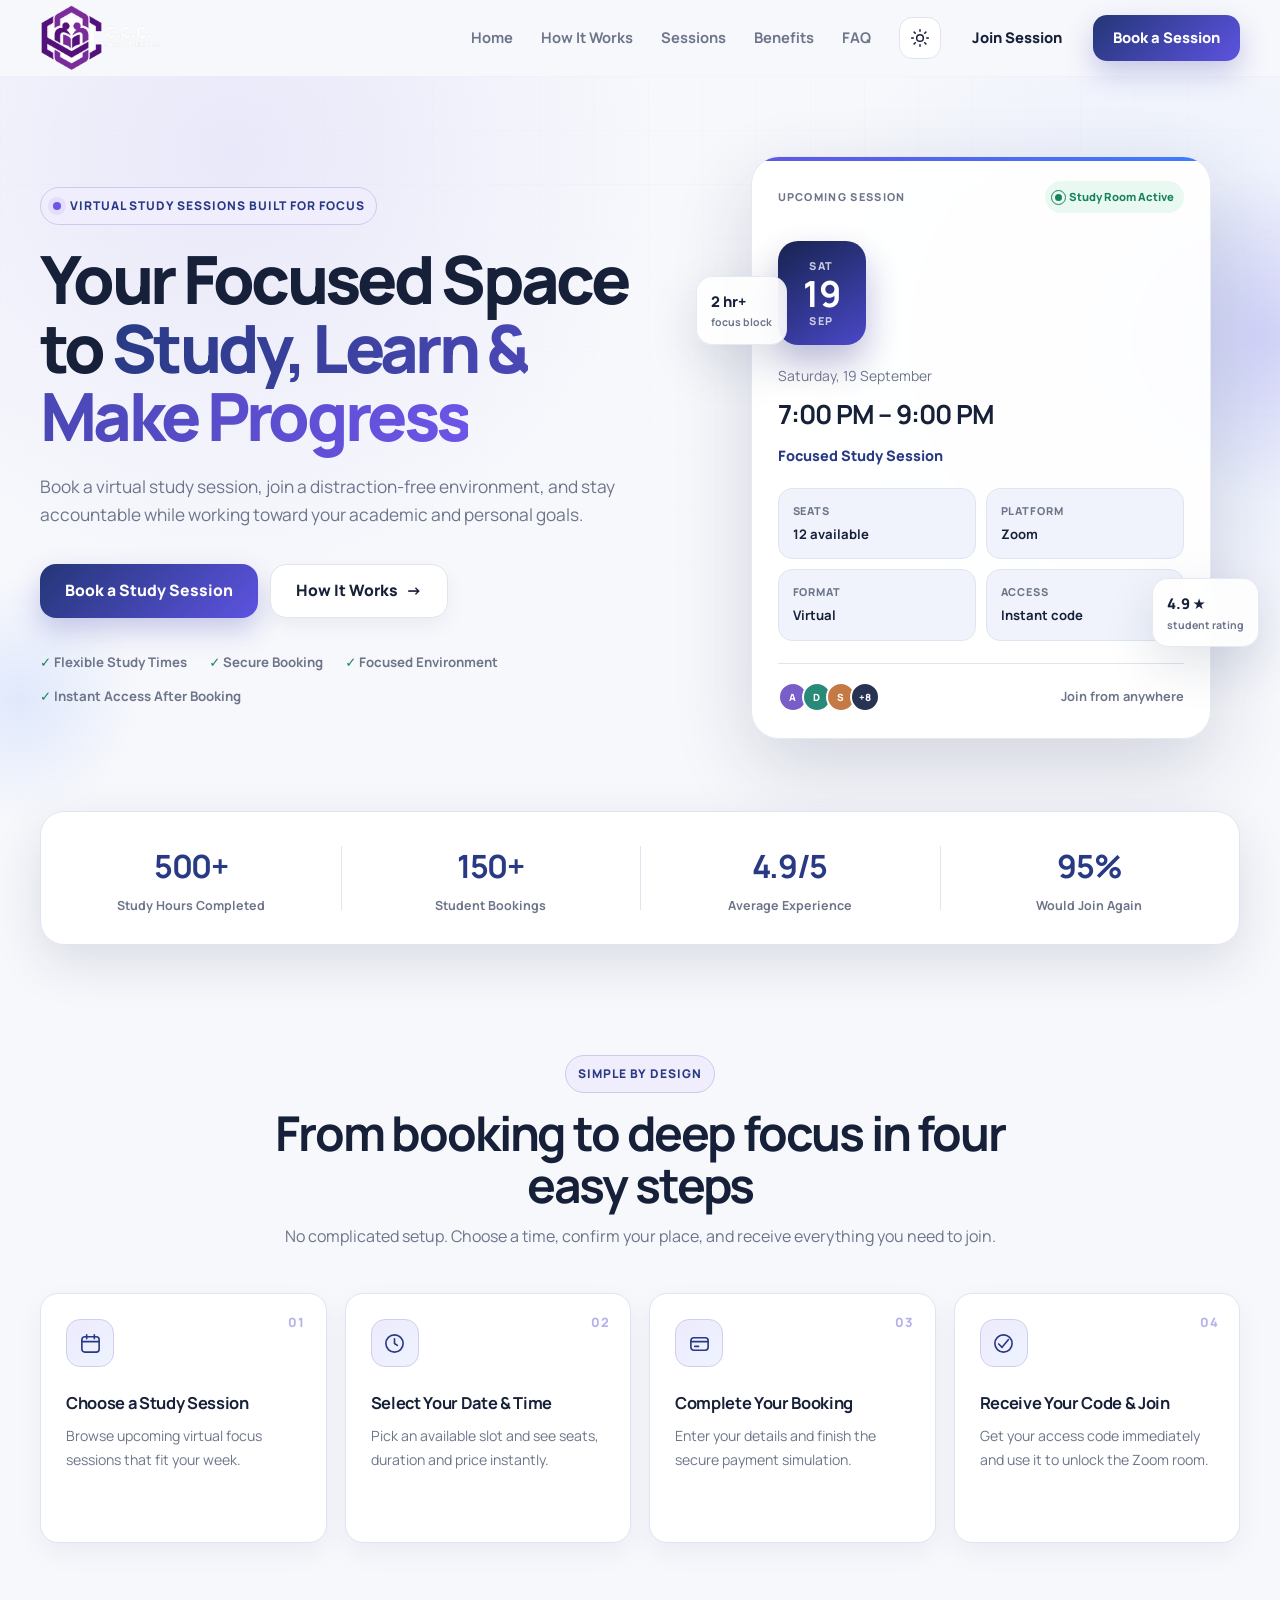
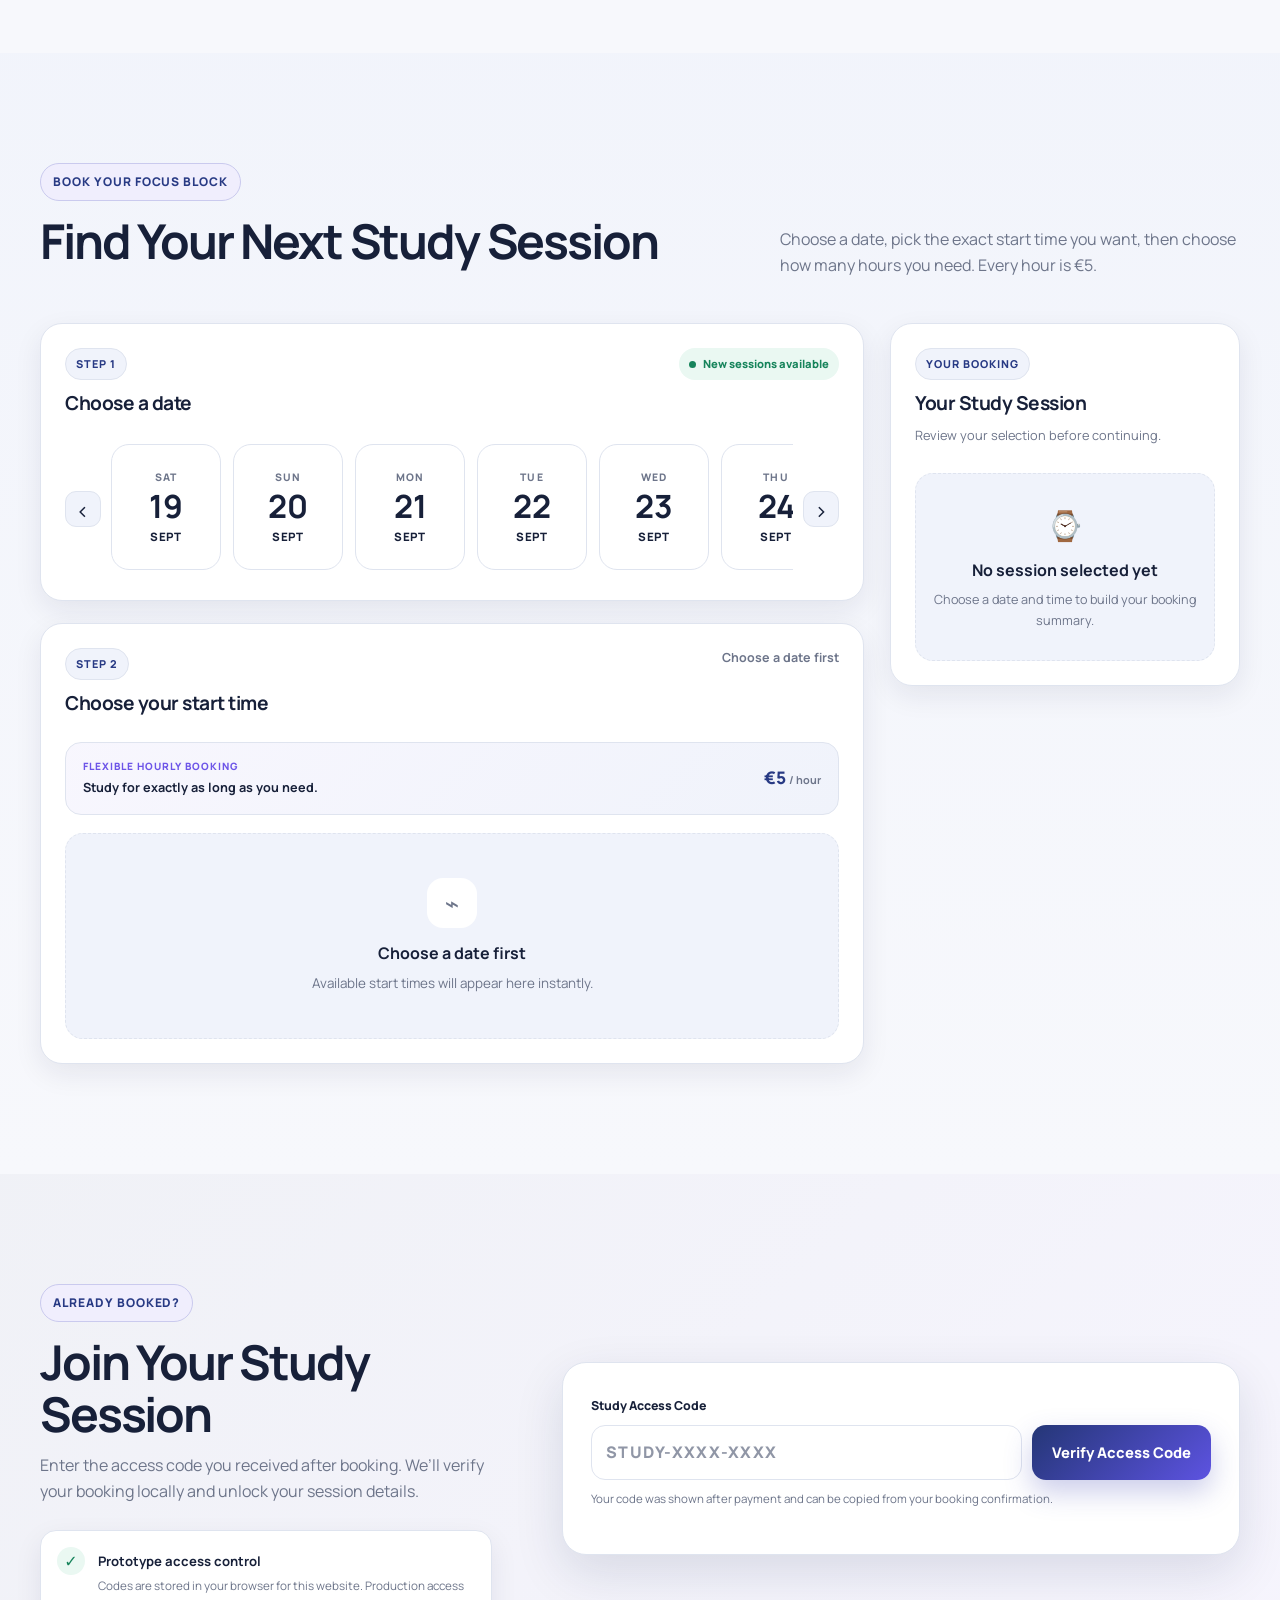
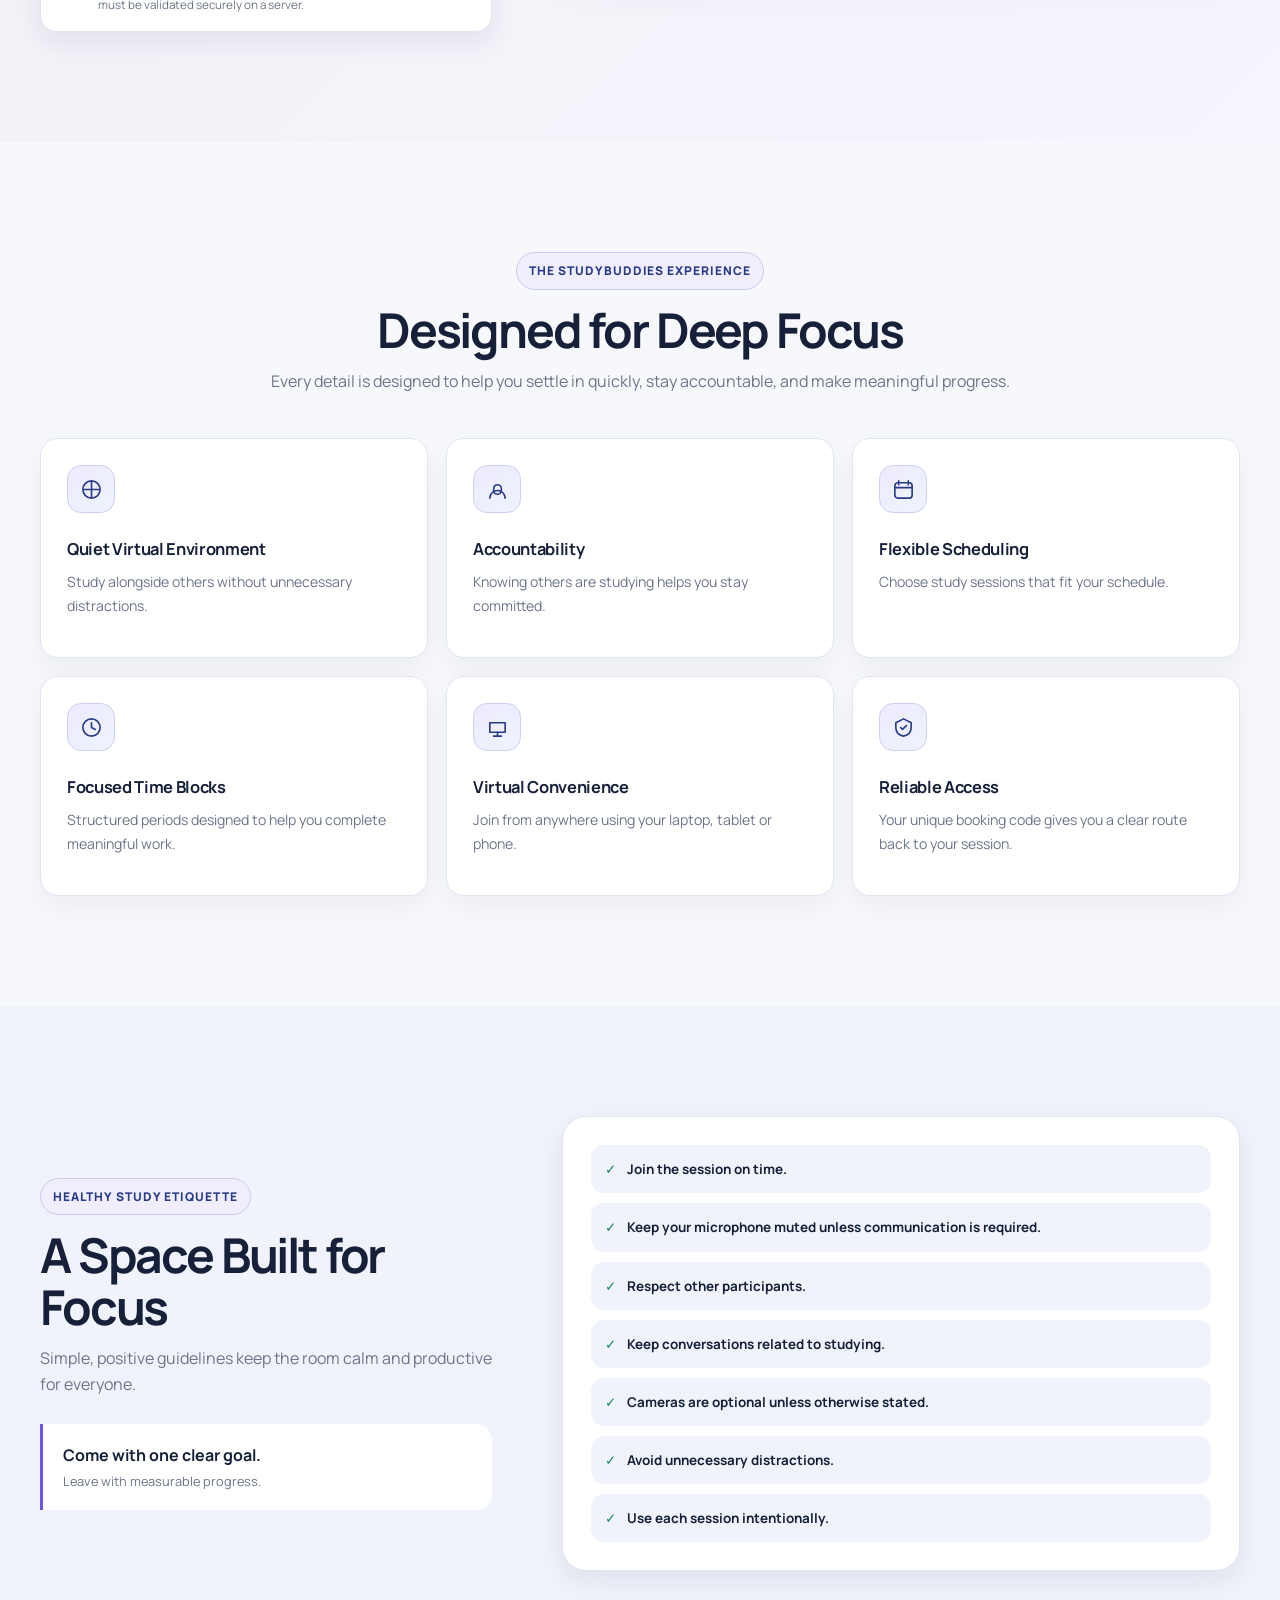
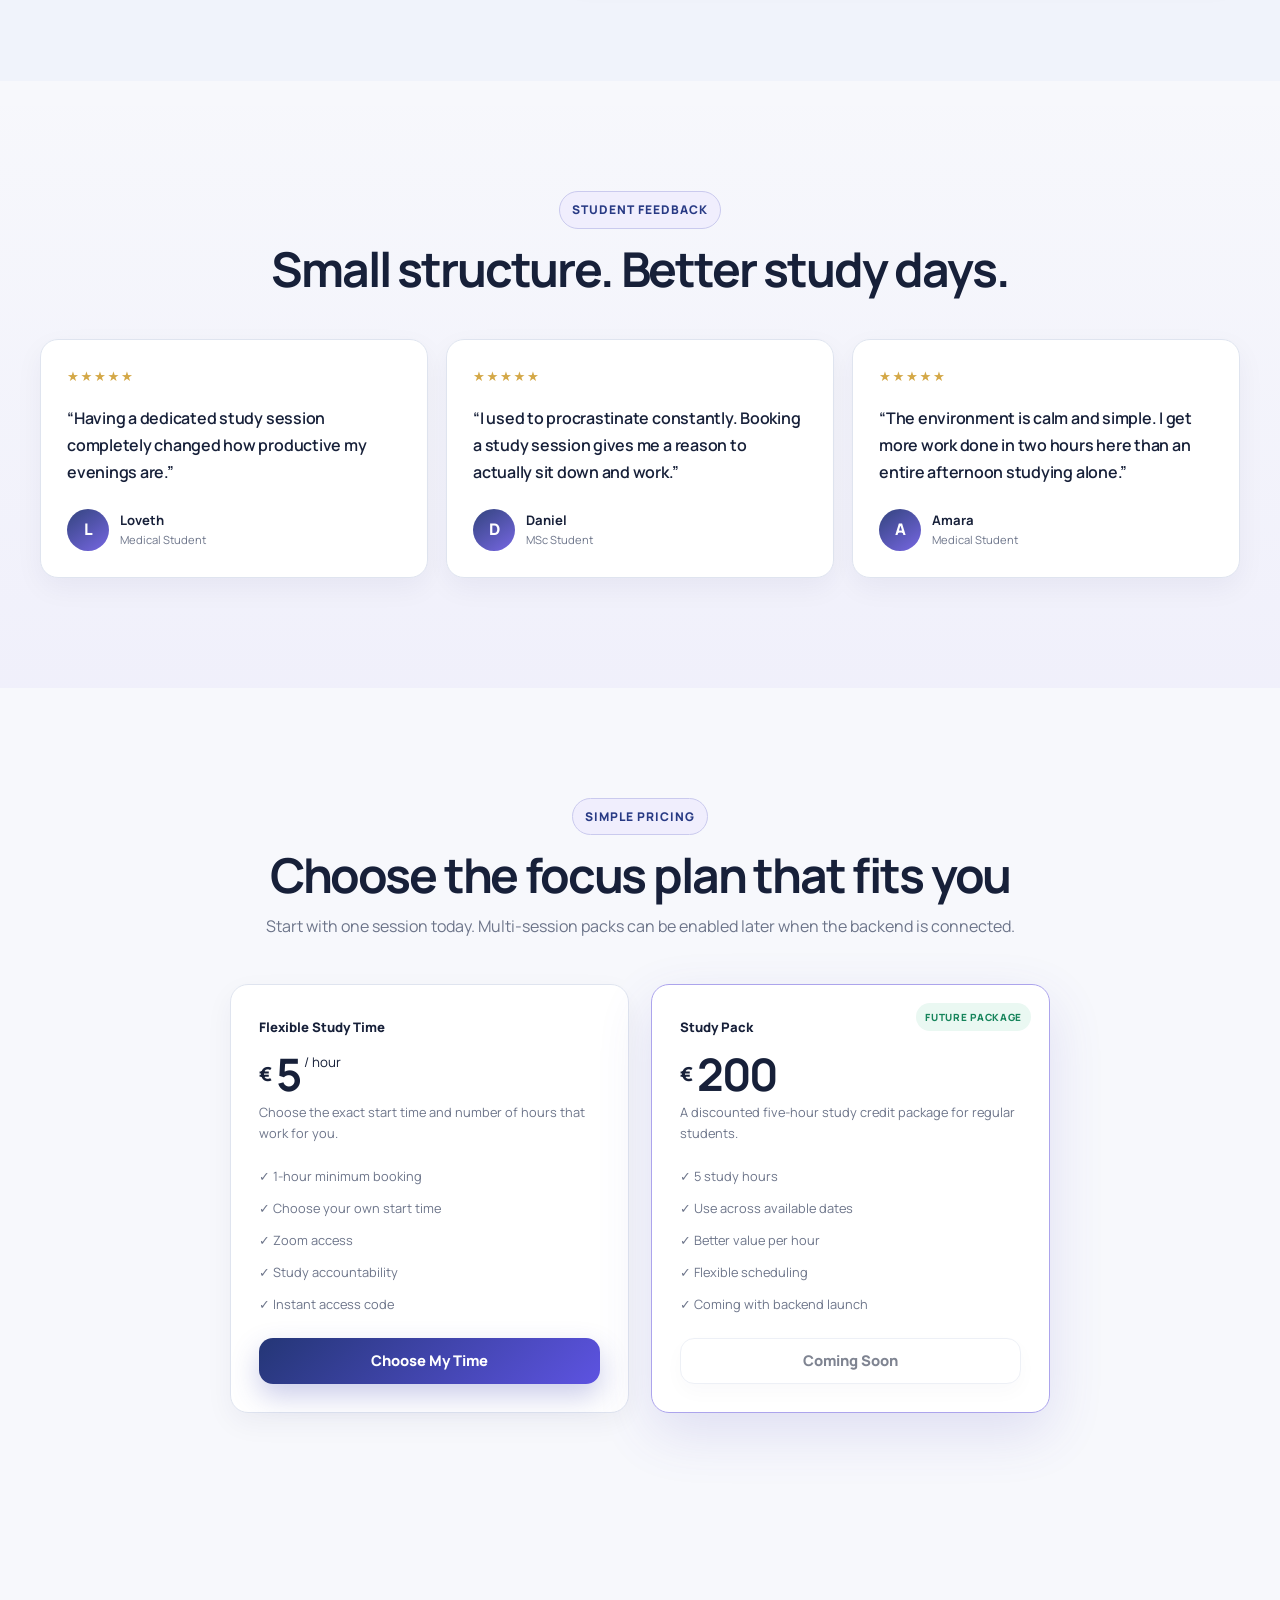
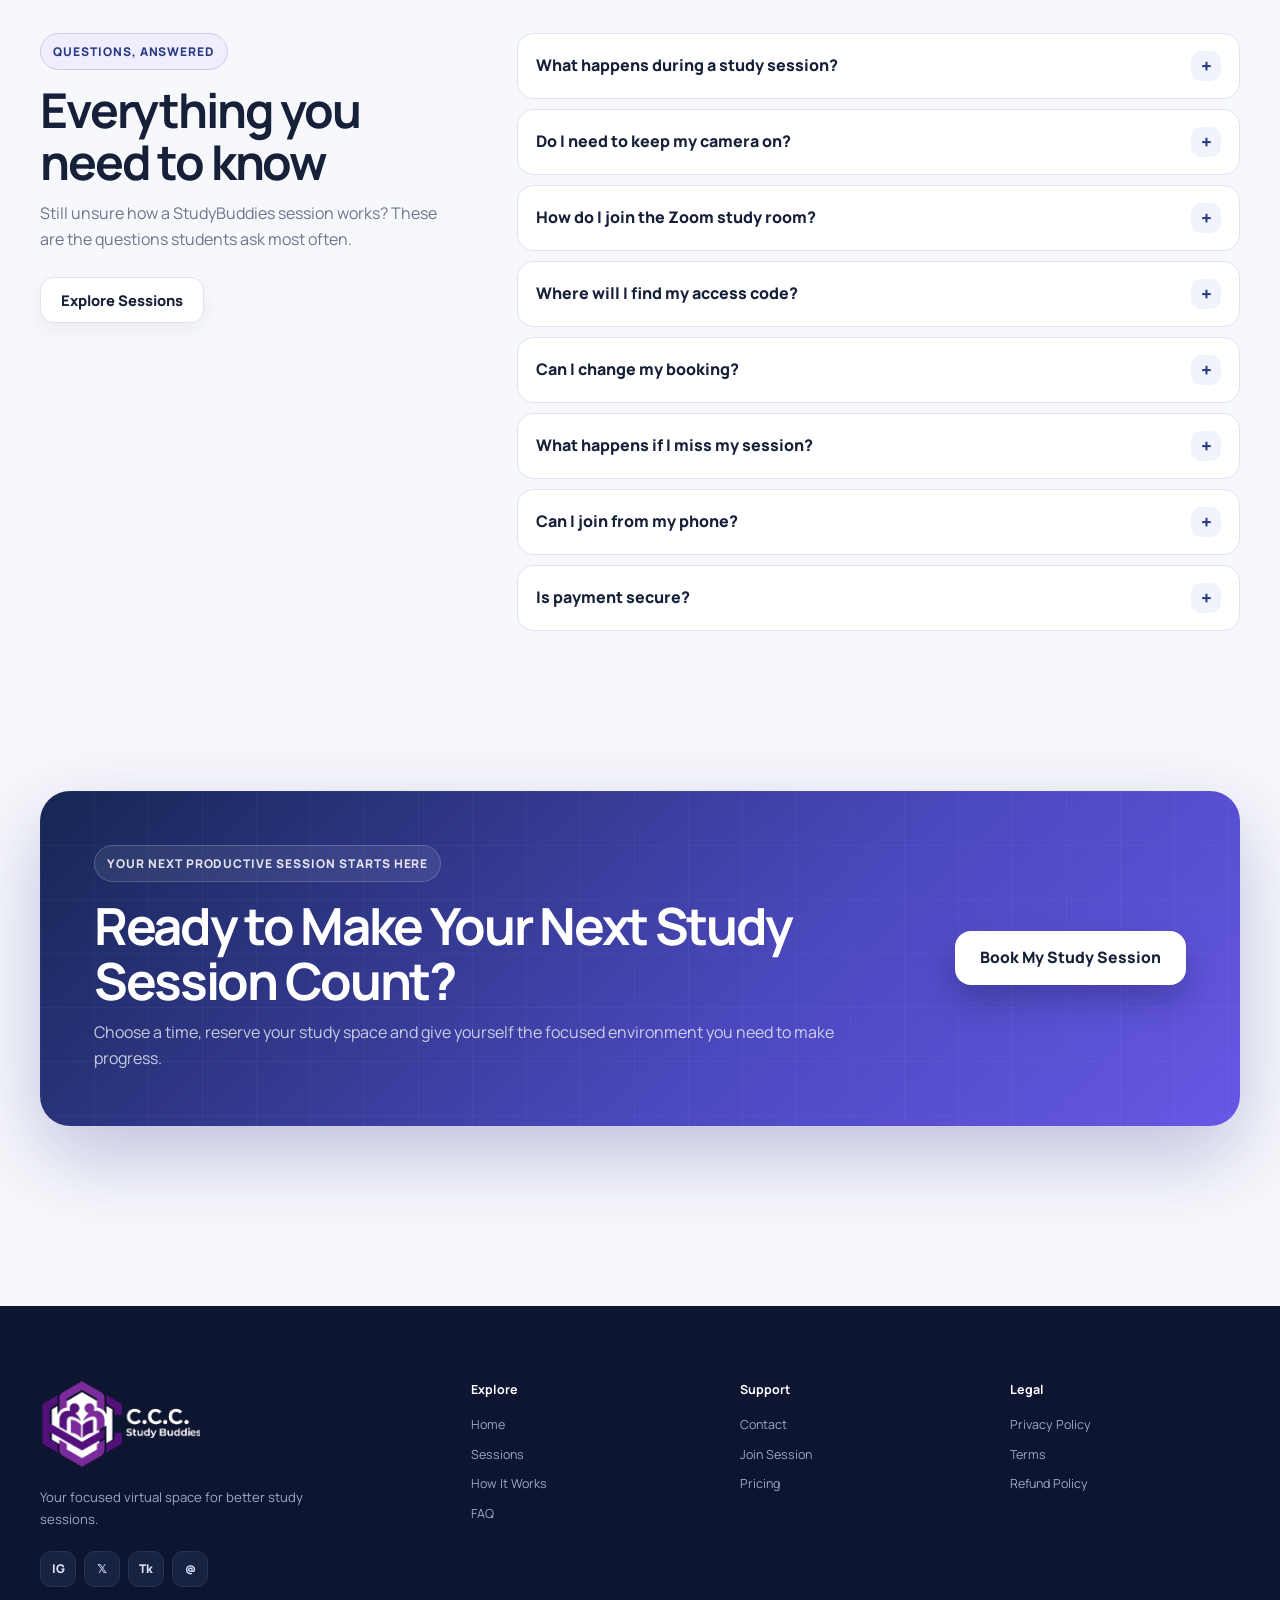
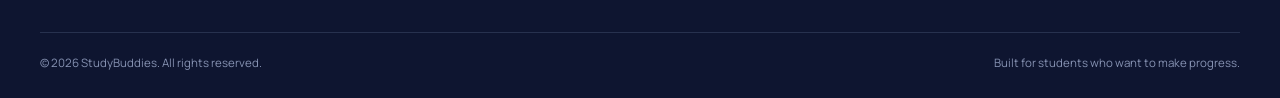
<file: Christystudybuddies/index.html>
<!DOCTYPE html>
<html lang="en" data-theme="light">
<head>
  <meta charset="UTF-8" />
  <meta name="viewport" content="width=device-width, initial-scale=1.0" />
  <meta name="description" content="StudyBuddies helps students book focused virtual study sessions, pay securely, receive an access code, and join a Zoom study room." />
  <meta name="theme-color" content="#101936" />
   <link rel="shortcut icon" href="logo7.png" type="image/x-icon">
  <title>StudyBuddies — Study Better. Stay Focused. Achieve More.</title>
  <link rel="preconnect" href="https://fonts.googleapis.com" />
  <link rel="preconnect" href="https://fonts.gstatic.com" crossorigin />
  <link href="https://fonts.googleapis.com/css2?family=Manrope:wght@400;500;600;700;800&display=swap" rel="stylesheet" />
   <link rel="stylesheet" href="asset/styles.css">
</head>
<body>
  <div class="scroll-progress" id="scrollProgress" aria-hidden="true"></div>

  <header class="site-header" id="siteHeader">
    <div class="container nav-wrap">
      <a href="#home" class="brand" aria-label="StudySpace home">
        <img src="logo7.png" style="width: 120px;">
      </a>

      <nav class="desktop-nav" aria-label="Primary navigation">
        <a href="#home">Home</a>
        <a href="#how">How It Works</a>
        <a href="#sessions">Sessions</a>
        <a href="#benefits">Benefits</a>
        <a href="#faq">FAQ</a>
      </nav>

      <div class="nav-actions">
        <button class="theme-toggle" id="themeToggle" type="button" aria-label="Toggle dark mode" title="Toggle theme">
          <svg class="sun-icon" viewBox="0 0 24 24" aria-hidden="true"><circle cx="12" cy="12" r="4"/><path d="M12 2v2M12 20v2M4.93 4.93l1.42 1.42M17.66 17.66l1.41 1.41M2 12h2M20 12h2M4.93 19.07l1.42-1.42M17.66 6.34l1.41-1.41"/></svg>
          <svg class="moon-icon" viewBox="0 0 24 24" aria-hidden="true"><path d="M20.5 15.5A8.5 8.5 0 0 1 8.5 3.5 8.5 8.5 0 1 0 20.5 15.5Z"/></svg>
        </button>
        <a class="btn btn-ghost nav-join" href="#join">Join Session</a>
        <a class="btn btn-primary nav-book" href="#sessions">Book a Session</a>
        <button class="menu-toggle" id="menuToggle" type="button" aria-expanded="false" aria-controls="mobileMenu" aria-label="Open menu">
          <span></span><span></span><span></span>
        </button>
      </div>
    </div>

    <div class="mobile-menu" id="mobileMenu" hidden>
      <nav aria-label="Mobile navigation">
        <a href="#home">Home</a>
        <a href="#how">How It Works</a>
        <a href="#sessions">Sessions</a>
        <a href="#benefits">Benefits</a>
        <a href="#faq">FAQ</a>
        <a href="#join">Join Session</a>
        <a class="btn btn-primary" href="#sessions">Book a Session</a>
      </nav>
    </div>
  </header>

  <main>
    <section class="hero" id="home">
      <div class="hero-grid-bg" aria-hidden="true"></div>
      <div class="hero-orb orb-one" aria-hidden="true"></div>
      <div class="hero-orb orb-two" aria-hidden="true"></div>
      <div class="container hero-layout">
        <div class="hero-copy reveal">
          <span class="eyebrow"><span class="eyebrow-dot"></span> Virtual study sessions built for focus</span>
          <h1>Your Focused Space to <span>Study, Learn &amp; Make Progress</span></h1>
          <p>Book a virtual study session, join a distraction-free environment, and stay accountable while working toward your academic and personal goals.</p>
          <div class="hero-actions">
            <a class="btn btn-primary btn-lg" href="#sessions">Book a Study Session</a>
            <a class="btn btn-secondary btn-lg" href="#how">How It Works <span aria-hidden="true">→</span></a>
          </div>
          <div class="trust-row" aria-label="StudySpace benefits">
            <span>✓ Flexible Study Times</span>
            <span>✓ Secure Booking</span>
            <span>✓ Focused Environment</span>
            <span>✓ Instant Access After Booking</span>
          </div>
        </div>

        <div class="hero-visual reveal delay-1" aria-label="Upcoming study session preview">
          <div class="session-preview-shell">
            <div class="mini-floating mini-one">2 hr+ <small>focus block</small></div>
            <div class="mini-floating mini-two">4.9 ★ <small>student rating</small></div>
            <article class="upcoming-card">
              <div class="upcoming-top">
                <span class="overline">Upcoming session</span>
                <span class="live-badge"><span class="pulse-dot"></span> Study Room Active</span>
              </div>
              <div class="date-tile">
                <span>SAT</span>
                <strong>19</strong>
                <small>SEP</small>
              </div>
              <div class="upcoming-body">
                <p class="muted">Saturday, 19 September</p>
                <h3>7:00 PM – 9:00 PM</h3>
                <p class="session-label">Focused Study Session</p>
                <div class="session-meta-grid">
                  <div><span>Seats</span><strong>12 available</strong></div>
                  <div><span>Platform</span><strong>Zoom</strong></div>
                  <div><span>Format</span><strong>Virtual</strong></div>
                  <div><span>Access</span><strong>Instant code</strong></div>
                </div>
                <div class="preview-footer">
                  <div class="avatar-stack" aria-label="Recent participants"><span>A</span><span>D</span><span>S</span><span>+8</span></div>
                  <span>Join from anywhere</span>
                </div>
              </div>
            </article>
          </div>
        </div>
      </div>
    </section>

    <section class="stats-section" aria-label="StudySpace statistics">
      <div class="container stats-grid">
        <div class="stat-card reveal"><strong class="stat-number" data-target="500" data-suffix="+">0</strong><span>Study Hours Completed</span></div>
        <div class="stat-card reveal"><strong class="stat-number" data-target="150" data-suffix="+">0</strong><span>Student Bookings</span></div>
        <div class="stat-card reveal"><strong class="stat-number" data-target="4.9" data-decimals="1" data-suffix="/5">0</strong><span>Average Experience</span></div>
        <div class="stat-card reveal"><strong class="stat-number" data-target="95" data-suffix="%">0</strong><span>Would Join Again</span></div>
      </div>
    </section>

    <section class="section" id="how">
      <div class="container">
        <div class="section-heading centered reveal">
          <span class="eyebrow">Simple by design</span>
          <h2>From booking to deep focus in four easy steps</h2>
          <p>No complicated setup. Choose a time, confirm your place, and receive everything you need to join.</p>
        </div>
        <div class="steps-grid">
          <article class="step-card reveal">
            <span class="step-number">01</span>
            <div class="icon-box"><svg viewBox="0 0 24 24"><rect x="3" y="5" width="18" height="16" rx="3"/><path d="M8 3v4M16 3v4M3 10h18"/></svg></div>
            <h3>Choose a Study Session</h3><p>Browse upcoming virtual focus sessions that fit your week.</p>
          </article>
          <article class="step-card reveal delay-1">
            <span class="step-number">02</span>
            <div class="icon-box"><svg viewBox="0 0 24 24"><circle cx="12" cy="12" r="9"/><path d="M12 7v5l3 2"/></svg></div>
            <h3>Select Your Date &amp; Time</h3><p>Pick an available slot and see seats, duration and price instantly.</p>
          </article>
          <article class="step-card reveal delay-2">
            <span class="step-number">03</span>
            <div class="icon-box"><svg viewBox="0 0 24 24"><rect x="3" y="6" width="18" height="13" rx="3"/><path d="M3 10h18M7 15h4"/></svg></div>
            <h3>Complete Your Booking</h3><p>Enter your details and finish the secure payment simulation.</p>
          </article>
          <article class="step-card reveal delay-3">
            <span class="step-number">04</span>
            <div class="icon-box"><svg viewBox="0 0 24 24"><path d="M7 12.5 10.5 16 17 8"/><circle cx="12" cy="12" r="9"/></svg></div>
            <h3>Receive Your Code &amp; Join</h3><p>Get your access code immediately and use it to unlock the Zoom room.</p>
          </article>
        </div>
      </div>
    </section>

    <section class="section booking-section" id="sessions">
      <div class="container">
        <div class="section-heading split reveal">
          <div><span class="eyebrow">Book your focus block</span><h2>Find Your Next Study Session</h2></div>
          <p>Choose a date, pick the exact start time you want, then choose how many hours you need. Every hour is €5.</p>
        </div>

        <div class="booking-layout">
          <div class="booking-main">
            <div class="booking-card reveal">
              <div class="booking-card-head">
                <div><span class="step-pill">Step 1</span><h3>Choose a date</h3></div>
                <span class="availability-badge"><span></span> New sessions available</span>
              </div>
              <div class="date-scroller-wrap">
                <button class="scroll-btn" id="dateScrollPrev" aria-label="Scroll dates left">‹</button>
                <div class="date-scroller" id="dateList" role="listbox" aria-label="Available study dates"></div>
                <button class="scroll-btn" id="dateScrollNext" aria-label="Scroll dates right">›</button>
              </div>
            </div>

            <div class="booking-card reveal">
              <div class="booking-card-head">
                <div><span class="step-pill">Step 2</span><h3>Choose your start time</h3></div>
                <span class="selected-date-label" id="selectedDateLabel">Choose a date first</span>
              </div>

              <div class="time-helper" id="timeHelper">
                <div>
                  <span class="time-helper-kicker">Flexible hourly booking</span>
                  <strong>Study for exactly as long as you need.</strong>
                </div>
                <span class="hourly-rate">€5 <small>/ hour</small></span>
              </div>

              <div class="time-grid" id="timeList" aria-live="polite">
                <div class="empty-state"><div class="empty-icon">⌁</div><h4>Choose a date first</h4><p>Available start times will appear here instantly.</p></div>
              </div>

              <div class="duration-panel" id="durationPanel" hidden>
                <div class="duration-head">
                  <div><span class="step-pill subtle">Step 3</span><h4>How long would you like to study?</h4></div>
                  <span id="selectedStartLabel">Start time selected</span>
                </div>
                <div class="duration-options" id="durationOptions" role="group" aria-label="Study duration"></div>
                <div class="duration-preview" id="durationPreview" aria-live="polite"></div>
              </div>
            </div>
          </div>

          <aside class="booking-summary reveal" id="bookingSummary">
            <div class="summary-head"><span class="step-pill">Your booking</span><h3>Your Study Session</h3><p>Review your selection before continuing.</p></div>
            <div class="summary-placeholder" id="summaryPlaceholder">
              <div class="summary-illustration">⌚</div><strong>No session selected yet</strong><p>Choose a date and time to build your booking summary.</p>
            </div>
            <div class="summary-content" id="summaryContent" hidden>
              <dl>
                <div><dt>Date</dt><dd id="summaryDate">—</dd></div>
                <div><dt>Time</dt><dd id="summaryTime">—</dd></div>
                <div><dt>Duration</dt><dd id="summaryDuration">—</dd></div>
                <div><dt>Study Room</dt><dd>Virtual Focus Room</dd></div>
                <div><dt>Platform</dt><dd>Zoom</dd></div>
              </dl>
              <div class="price-row"><span>Total</span><strong id="summaryPrice">€ 0</strong></div>
              <button class="btn btn-primary btn-block" id="continueBookingBtn" type="button">Continue to Booking</button>
              <p class="secure-note"><span>◈</span> Click the link to make payment.</p>
            </div>
          </aside>
        </div>
      </div>
    </section>

    <section class="section join-section" id="join">
      <div class="container join-layout">
        <div class="join-copy reveal">
          <span class="eyebrow">Already booked?</span>
          <h2>Join Your Study Session</h2>
          <p>Enter the access code you received after booking. We’ll verify your booking locally and unlock your session details.</p>
          <div class="security-note"><span>✓</span><div><strong>Prototype access control</strong><p>Codes are stored in your browser for this website. Production access must be validated securely on a server.</p></div></div>
        </div>
        <div class="join-card reveal delay-1">
          <form id="verifyForm" novalidate>
            <label for="accessCodeInput">Study Access Code</label>
            <div class="code-input-row">
              <input id="accessCodeInput" name="accessCode" type="text" placeholder="STUDY-XXXX-XXXX" autocomplete="off" spellcheck="false" maxlength="15" />
              <button class="btn btn-primary" type="submit">Verify Access Code</button>
            </div>
            <p class="field-hint">Your code was shown after payment and can be copied from your booking confirmation.</p>
          </form>
          <div class="verify-result" id="verifyResult" aria-live="polite"></div>
        </div>
      </div>
    </section>

    <section class="section" id="benefits">
      <div class="container">
        <div class="section-heading centered reveal"><span class="eyebrow">The StudyBuddies experience</span><h2>Designed for Deep Focus</h2><p>Every detail is designed to help you settle in quickly, stay accountable, and make meaningful progress.</p></div>
        <div class="feature-grid">
          <article class="feature-card reveal"><div class="icon-box"><svg viewBox="0 0 24 24"><path d="M4 12h16M12 4v16"/><circle cx="12" cy="12" r="9"/></svg></div><h3>Quiet Virtual Environment</h3><p>Study alongside others without unnecessary distractions.</p></article>
          <article class="feature-card reveal delay-1"><div class="icon-box"><svg viewBox="0 0 24 24"><path d="M8 11a4 4 0 1 1 8 0v2a4 4 0 1 1-8 0v-2Z"/><path d="M4 21a8 8 0 0 1 16 0"/></svg></div><h3>Accountability</h3><p>Knowing others are studying helps you stay committed.</p></article>
          <article class="feature-card reveal delay-2"><div class="icon-box"><svg viewBox="0 0 24 24"><rect x="3" y="5" width="18" height="16" rx="3"/><path d="M7 3v4M17 3v4M3 10h18"/></svg></div><h3>Flexible Scheduling</h3><p>Choose study sessions that fit your schedule.</p></article>
          <article class="feature-card reveal"><div class="icon-box"><svg viewBox="0 0 24 24"><circle cx="12" cy="12" r="9"/><path d="M12 7v5l4 2"/></svg></div><h3>Focused Time Blocks</h3><p>Structured periods designed to help you complete meaningful work.</p></article>
          <article class="feature-card reveal delay-1"><div class="icon-box"><svg viewBox="0 0 24 24"><path d="M4 7h16v10H4z"/><path d="M8 21h8M12 17v4"/></svg></div><h3>Virtual Convenience</h3><p>Join from anywhere using your laptop, tablet or phone.</p></article>
          <article class="feature-card reveal delay-2"><div class="icon-box"><svg viewBox="0 0 24 24"><path d="M12 3 4 7v5c0 5 3.4 8 8 9 4.6-1 8-4 8-9V7l-8-4Z"/><path d="m9 12 2 2 4-4"/></svg></div><h3>Reliable Access</h3><p>Your unique booking code gives you a clear route back to your session.</p></article>
        </div>
      </div>
    </section>

    <section class="section rules-section">
      <div class="container rules-layout">
        <div class="rules-copy reveal"><span class="eyebrow">Healthy study etiquette</span><h2>A Space Built for Focus</h2><p>Simple, positive guidelines keep the room calm and productive for everyone.</p><div class="rules-highlight"><strong>Come with one clear goal.</strong><span>Leave with measurable progress.</span></div></div>
        <div class="rules-card reveal delay-1">
          <ul>
            <li><span>✓</span> Join the session on time.</li>
            <li><span>✓</span> Keep your microphone muted unless communication is required.</li>
            <li><span>✓</span> Respect other participants.</li>
            <li><span>✓</span> Keep conversations related to studying.</li>
            <li><span>✓</span> Cameras are optional unless otherwise stated.</li>
            <li><span>✓</span> Avoid unnecessary distractions.</li>
            <li><span>✓</span> Use each session intentionally.</li>
          </ul>
        </div>
      </div>
    </section>

    <section class="section testimonials-section">
      <div class="container">
        <div class="section-heading centered reveal"><span class="eyebrow">Student feedback</span><h2>Small structure. Better study days.</h2></div>
        <div class="testimonial-grid">
          <article class="testimonial-card reveal"><div class="stars" aria-label="5 out of 5 stars">★★★★★</div><blockquote>“Having a dedicated study session completely changed how productive my evenings are.”</blockquote><div class="testimonial-author"><span>L</span><div><strong>Loveth</strong><small>Medical Student</small></div></div></article>
          <article class="testimonial-card reveal delay-1"><div class="stars" aria-label="5 out of 5 stars">★★★★★</div><blockquote>“I used to procrastinate constantly. Booking a study session gives me a reason to actually sit down and work.”</blockquote><div class="testimonial-author"><span>D</span><div><strong>Daniel</strong><small>MSc Student</small></div></div></article>
          <article class="testimonial-card reveal delay-2"><div class="stars" aria-label="5 out of 5 stars">★★★★★</div><blockquote>“The environment is calm and simple. I get more work done in two hours here than an entire afternoon studying alone.”</blockquote><div class="testimonial-author"><span>A</span><div><strong>Amara</strong><small>Medical Student</small></div></div></article>
        </div>
      </div>
    </section>

    <section class="section pricing-section" id="pricing">
      <div class="container">
        <div class="section-heading centered reveal"><span class="eyebrow">Simple pricing</span><h2>Choose the focus plan that fits you</h2><p>Start with one session today. Multi-session packs can be enabled later when the backend is connected.</p></div>
        <div class="pricing-grid">
          <article class="pricing-card reveal"><span class="pricing-label">Flexible Study Time</span><div class="price"><span>€</span><strong>5</strong><small>/ hour</small></div><p>Choose the exact start time and number of hours that work for you.</p><ul><li>✓ 1-hour minimum booking</li><li>✓ Choose your own start time</li><li>✓ Zoom access</li><li>✓ Study accountability</li><li>✓ Instant access code</li></ul><a class="btn btn-primary btn-block" href="#sessions">Choose My Time</a></article>
          <article class="pricing-card featured reveal delay-1"><span class="best-value">Future Package</span><span class="pricing-label">Study Pack</span><div class="price"><span>€</span><strong>200</strong></div><p>A discounted five-hour study credit package for regular students.</p><ul><li>✓ 5 study hours</li><li>✓ Use across available dates</li><li>✓ Better value per hour</li><li>✓ Flexible scheduling</li><li>✓ Coming with backend launch</li></ul><button class="btn btn-secondary btn-block" type="button" disabled>Coming Soon</button></article>
        </div>
      </div>
    </section>

    <section class="section" id="faq">
      <div class="container faq-layout">
        <div class="faq-intro reveal"><span class="eyebrow">Questions, answered</span><h2>Everything you need to know</h2><p>Still unsure how a StudyBuddies session works? These are the questions students ask most often.</p><a class="btn btn-secondary" href="#sessions">Explore Sessions</a></div>
        <div class="faq-list" id="faqList">
          <article class="faq-item reveal"><button class="faq-question" type="button" aria-expanded="false"><span>What happens during a study session?</span><span class="faq-icon">+</span></button><div class="faq-answer"><p>You join a quiet virtual focus room, set your intention, and work independently alongside other students for the booked time block.</p></div></article>
          <article class="faq-item reveal"><button class="faq-question" type="button" aria-expanded="false"><span>Do I need to keep my camera on?</span><span class="faq-icon">+</span></button><div class="faq-answer"><p>No. Cameras are optional unless a specific session description says otherwise.</p></div></article>
          <article class="faq-item reveal"><button class="faq-question" type="button" aria-expanded="false"><span>How do I join the Zoom study room?</span><span class="faq-icon">+</span></button><div class="faq-answer"><p>Enter your access code in the “Join Your Study Session” section. Once verified, the Zoom button appears.</p></div></article>
          <article class="faq-item reveal"><button class="faq-question" type="button" aria-expanded="false"><span>Where will I find my access code?</span><span class="faq-icon">+</span></button><div class="faq-answer"><p>It is displayed immediately after successful payment. In production, it should also be delivered by email from the backend.</p></div></article>
          <article class="faq-item reveal"><button class="faq-question" type="button" aria-expanded="false"><span>Can I change my booking?</span><span class="faq-icon">+</span></button><div class="faq-answer"><p>This frontend prototype does not support rescheduling. A production backend can add booking changes, cancellation rules, and admin approval.</p></div></article>
          <article class="faq-item reveal"><button class="faq-question" type="button" aria-expanded="false"><span>What happens if I miss my session?</span><span class="faq-icon">+</span></button><div class="faq-answer"><p>Your booking remains tied to the selected session. A real service should define a clear refund and rescheduling policy.</p></div></article>
          <article class="faq-item reveal"><button class="faq-question" type="button" aria-expanded="false"><span>Can I join from my phone?</span><span class="faq-icon">+</span></button><div class="faq-answer"><p>Yes. Zoom works on supported phones, tablets and computers, although a larger screen may be more comfortable for studying.</p></div></article>
          <article class="faq-item reveal"><button class="faq-question" type="button" aria-expanded="false"><span>Is payment secure?</span><span class="faq-icon">+</span></button><div class="faq-answer"><p>This website simulates payment only and collects no card details. Production payments should be processed and verified by a trusted gateway such as Stripes.</p></div></article>
        </div>
      </div>
    </section>

    <section class="section final-cta">
      <div class="container">
        <div class="cta-card reveal">
          <div class="cta-grid" aria-hidden="true"></div>
          <div><span class="eyebrow light">Your next productive session starts here</span><h2>Ready to Make Your Next Study Session Count?</h2><p>Choose a time, reserve your study space and give yourself the focused environment you need to make progress.</p></div>
          <a class="btn btn-light btn-lg" href="#sessions">Book My Study Session</a>
        </div>
      </div>
    </section>
  </main>

  <footer class="site-footer">
    <div class="container footer-grid">
      <div class="footer-brand"><a href="#home" class="brand"> <img src="logo7.png" style="width: 160px;"></a><p>Your focused virtual space for better study sessions.</p><div class="social-row"><a href="https://instagram.com" target="_blank" rel="noopener" aria-label="Instagram">IG</a><a href="https://x.com" target="_blank" rel="noopener" aria-label="X / Twitter">𝕏</a><a href="https://linkedin.com" target="_blank" rel="noopener" aria-label="Tiktok">Tk</a><a href="mailto:christyscrashcourse@gmail.com" aria-label="Email">@</a></div></div>
      <div><h4>Explore</h4><a href="#home">Home</a><a href="#sessions">Sessions</a><a href="#how">How It Works</a><a href="#faq">FAQ</a></div>
      <div><h4>Support</h4><a href="mailto:christyscrashcourse@gmail.com">Contact</a><a href="#join">Join Session</a><a href="#pricing">Pricing</a></div>
      <div><h4>Legal</h4><a href="#">Privacy Policy</a><a href="#">Terms</a><a href="#">Refund Policy</a></div>
    </div>
    <div class="container footer-bottom"><span>© 2026 StudyBuddies. All rights reserved.</span><span>Built for students who want to make progress.</span></div>
  </footer>

  <button class="floating-book" id="floatingBook" type="button">Book Session</button>

  <div class="modal-backdrop" id="bookingModal" aria-hidden="true">
    <div class="modal" role="dialog" aria-modal="true" aria-labelledby="bookingModalTitle" tabindex="-1">
      <button class="modal-close" type="button" data-close="bookingModal" aria-label="Close booking form">×</button>
      <div class="modal-head"><span class="step-pill">Booking details</span><h2 id="bookingModalTitle">Reserve your study space</h2><p>Tell us who is joining and what you plan to work on.</p></div>
      <div class="modal-summary-strip" id="modalBookingSummary"></div>
      <form id="bookingForm" novalidate>
        <div class="form-grid">
          <div class="field"><label for="fullName">Full Name</label><input id="fullName" name="fullName" type="text" autocomplete="name" placeholder="Your full name" /><span class="error" data-error-for="fullName"></span></div>
          <div class="field"><label for="email">Email Address</label><input id="email" name="email" type="email" autocomplete="email" placeholder="you@example.com" /><span class="error" data-error-for="email"></span></div>
          <div class="field full"><label for="phone">Phone Number</label><input id="phone" name="phone" type="tel" autocomplete="tel" placeholder="e.g. +234 800 000 0000" /><span class="error" data-error-for="phone"></span></div>
          <div class="field full"><label for="studyGoal">Study Goal</label><textarea id="studyGoal" name="studyGoal" rows="4" placeholder="What are you planning to work on during this session?"></textarea><span class="error" data-error-for="studyGoal"></span><small>Example: Prepare for my engineering examination.</small></div>
        </div>
        <label class="check-row"><input id="guidelines" name="guidelines" type="checkbox" /><span>I agree to respect the StudyBuddies focus-room guidelines.</span></label><span class="error checkbox-error" data-error-for="guidelines"></span>
        <button class="btn btn-primary btn-block btn-lg" id="proceedPaymentBtn" type="submit">Proceed to Payment — <span id="bookingButtonPrice">€0</span></button>
      </form>
    </div>
  </div>

  <div class="modal-backdrop" id="paymentModal" aria-hidden="true">
    <div class="modal payment-modal" role="dialog" aria-modal="true" aria-labelledby="paymentModalTitle" tabindex="-1">
      <button class="modal-close" type="button" data-close="paymentModal" aria-label="Close payment">×</button>
      <div id="paymentInitialState">
        <div class="modal-head"><span class="secure-badge">◈ Secure checkout</span><h2 id="paymentModalTitle">Complete your booking</h2><p>This payment screen is a frontend simulation. No real banking data is requested or stored.</p></div>
        <div class="payment-overview" id="paymentOverview"></div>
        <fieldset class="payment-methods"><legend>Payment method</legend><label class="payment-option active"><input type="radio" name="paymentMethod" value="Card" checked><span class="method-icon">▣</span><span><strong>Card Method</strong><small></small></span><b>✓</b></label><label class="payment-option"><input type="radio" name="paymentMethod" value="Bank Transfer"><span class="method-icon">⇄</span><span><strong>Bank Transfer</strong><small>Simulated bank transfer</small></span><b>✓</b></label></label></fieldset>
        <button class="btn btn-primary btn-block btn-lg" id="paySecurelyBtn" type="button">Pay Securely</button>
        <p class="secure-note centered-note">🔒 Real payment verification must happen on a backend in production.</p>
      </div>
      <div class="payment-processing" id="paymentProcessingState" hidden><div class="loader-ring"></div><h3>Processing payment...</h3><p>Please keep this window open.</p></div>
      <div class="payment-success" id="paymentSuccessState" hidden><div class="success-icon">✓</div><h2>Payment Successful</h2><p>Your booking is confirmed.</p></div>
    </div>
  </div>

  <div class="modal-backdrop" id="successModal" aria-hidden="true">
    <div class="modal success-modal" role="dialog" aria-modal="true" aria-labelledby="successModalTitle" tabindex="-1">
      <button class="modal-close" type="button" data-close="successModal" aria-label="Close booking confirmation">×</button>
      <div class="success-burst" aria-hidden="true">✓</div>
      <span class="success-kicker">Booking confirmed</span>
      <h2 id="successModalTitle">You're Booked! 🎉</h2>
      <p class="success-copy">Your focus session is reserved. Save your access code somewhere safe.</p>
      <div class="success-session" id="successSessionDetails"></div>
      <div class="access-code-panel"><span>Your Study Access Code</span><strong id="generatedAccessCode">STUDY-XXXX-XXXX</strong><p>Keep this code safe. You will need it to access your study session.</p></div>
      <div class="success-actions"><button class="btn btn-primary" id="copyCodeBtn" type="button">Copy Access Code</button><a class="btn btn-secondary" id="successJoinBtn" href="#join">Join Study Session</a><button class="btn btn-secondary" id="addCalendarBtn" type="button">Add to Calendar</button></div>
    </div>
  </div>

  <div class="toast-stack" id="toastStack" aria-live="polite" aria-atomic="true"></div>

  <script src="asset/script.js"></script>
</body>
</html>
</file>
<file: Christystudybuddies/asset/styles.css>
:root {
  --primary: #141d46;
  --primary-2: #283a84;
  --secondary: #6d55e8;
  --accent: #3f7cff;
  --gold: #d4a847;
  --background: #f7f8fc;
  --surface: #ffffff;
  --surface-2: #f0f3fb;
  --text: #172039;
  --muted: #6d758a;
  --border: #dfe4ef;
  --success: #16845b;
  --success-bg: #eaf8f2;
  --warning: #b86a08;
  --warning-bg: #fff6e7;
  --danger: #c23a4b;
  --danger-bg: #fff0f2;
  --radius-sm: 12px;
  --radius: 18px;
  --radius-lg: 26px;
  --shadow-sm: 0 10px 28px rgba(20, 29, 70, .08);
  --shadow: 0 18px 50px rgba(20, 29, 70, .12);
  --shadow-lg: 0 28px 80px rgba(20, 29, 70, .16);
  --container: 1200px;
  --header-h: 76px;
  --transition: 220ms cubic-bezier(.2,.8,.2,1);
}

html[data-theme="dark"] {
  --primary: #e7ebff;
  --primary-2: #9faeff;
  --secondary: #a998ff;
  --accent: #72a2ff;
  --gold: #e6c068;
  --background: #0c1120;
  --surface: #12192b;
  --surface-2: #192238;
  --text: #f0f3ff;
  --muted: #9aa6bf;
  --border: #28334b;
  --success: #57d8a6;
  --success-bg: #10362c;
  --warning: #f0bb66;
  --warning-bg: #392812;
  --danger: #ff8190;
  --danger-bg: #3e1c22;
  --shadow-sm: 0 10px 30px rgba(0,0,0,.2);
  --shadow: 0 22px 55px rgba(0,0,0,.3);
  --shadow-lg: 0 32px 90px rgba(0,0,0,.38);
}

* { box-sizing: border-box; }
html { scroll-behavior: smooth; scroll-padding-top: calc(var(--header-h) + 18px); }
body { margin: 0; font-family: "Manrope", system-ui, sans-serif; background: var(--background); color: var(--text); line-height: 1.65; -webkit-font-smoothing: antialiased; }
body.modal-open { overflow: hidden; }
button, input, textarea { font: inherit; }
button, a { -webkit-tap-highlight-color: transparent; }
a { color: inherit; text-decoration: none; }
img, svg { display: block; max-width: 100%; }
button { border: 0; }
:focus-visible { outline: 3px solid color-mix(in srgb, var(--accent) 60%, transparent); outline-offset: 3px; }
::selection { background: color-mix(in srgb, var(--secondary) 25%, transparent); }

.container { width: min(var(--container), calc(100% - 40px)); margin: 0 auto; }
.section { padding: 110px 0; }
.scroll-progress { position: fixed; inset: 0 auto auto 0; z-index: 1200; width: 0; height: 3px; background: linear-gradient(90deg, var(--secondary), var(--accent)); }

.site-header { position: sticky; top: 0; z-index: 1000; height: var(--header-h); border-bottom: 1px solid transparent; transition: background var(--transition), border-color var(--transition), box-shadow var(--transition); }
.site-header.scrolled { background: color-mix(in srgb, var(--surface) 86%, transparent); backdrop-filter: blur(18px); border-color: color-mix(in srgb, var(--border) 70%, transparent); box-shadow: 0 10px 30px rgba(20,29,70,.05); }
.nav-wrap { height: 100%; display: flex; align-items: center; justify-content: space-between; gap: 28px; }
.brand { display: inline-flex; align-items: center; gap: 11px; font-size: 1.06rem; font-weight: 800; letter-spacing: -.02em; }
.brand-mark { width: 38px; height: 38px; border-radius: 12px; display: grid; place-items: center; background: linear-gradient(145deg, #18295f, #6658e8); box-shadow: 0 10px 24px rgba(72,72,190,.28); }
.brand-mark svg { width: 21px; stroke: #fff; fill: none; stroke-width: 1.7; stroke-linecap: round; stroke-linejoin: round; }
.desktop-nav { display: flex; align-items: center; gap: 28px; margin-left: auto; }
.desktop-nav a { color: var(--muted); font-size: .92rem; font-weight: 700; transition: color var(--transition), transform var(--transition); }
.desktop-nav a:hover { color: var(--text); transform: translateY(-1px); }
.nav-actions { display: flex; align-items: center; gap: 10px; }
.theme-toggle, .menu-toggle { width: 42px; height: 42px; border-radius: 13px; background: var(--surface); color: var(--text); border: 1px solid var(--border); display: grid; place-items: center; cursor: pointer; transition: all var(--transition); }
.theme-toggle:hover, .menu-toggle:hover { transform: translateY(-2px); box-shadow: var(--shadow-sm); }
.theme-toggle svg { width: 20px; fill: none; stroke: currentColor; stroke-width: 1.8; stroke-linecap: round; stroke-linejoin: round; }
html[data-theme="dark"] .sun-icon { display: none; }
html:not([data-theme="dark"]) .moon-icon { display: none; }
.menu-toggle { display: none; padding: 10px; }
.menu-toggle span { width: 19px; height: 2px; background: currentColor; border-radius: 99px; transition: transform var(--transition), opacity var(--transition); }
.menu-toggle.active span:nth-child(1) { transform: translateY(6px) rotate(45deg); }
.menu-toggle.active span:nth-child(2) { opacity: 0; }
.menu-toggle.active span:nth-child(3) { transform: translateY(-6px) rotate(-45deg); }
.mobile-menu { background: color-mix(in srgb, var(--surface) 94%, transparent); backdrop-filter: blur(18px); border-bottom: 1px solid var(--border); box-shadow: var(--shadow); }
.mobile-menu nav { width: min(var(--container), calc(100% - 40px)); margin: 0 auto; padding: 16px 0 24px; display: grid; gap: 6px; }
.mobile-menu a { padding: 11px 4px; color: var(--muted); font-weight: 700; }
.mobile-menu .btn { color: white; justify-content: center; margin-top: 6px; }

.btn { min-height: 46px; padding: 0 20px; border-radius: 14px; display: inline-flex; align-items: center; justify-content: center; gap: 8px; font-weight: 800; font-size: .92rem; cursor: pointer; transition: transform var(--transition), box-shadow var(--transition), background var(--transition), border-color var(--transition), opacity var(--transition); }
.btn:hover:not(:disabled) { transform: translateY(-2px); }
.btn:active:not(:disabled) { transform: translateY(0) scale(.99); }
.btn:disabled { cursor: not-allowed; opacity: .55; }
.btn-primary { color: #fff; background: linear-gradient(135deg, #243676, #5d53e1); box-shadow: 0 12px 28px rgba(61,71,176,.27); }
.btn-primary:hover:not(:disabled) { box-shadow: 0 16px 34px rgba(61,71,176,.34); }
.btn-secondary { color: var(--text); background: var(--surface); border: 1px solid var(--border); box-shadow: 0 8px 20px rgba(20,29,70,.05); }
.btn-secondary:hover:not(:disabled) { border-color: color-mix(in srgb, var(--secondary) 45%, var(--border)); box-shadow: var(--shadow-sm); }
.btn-ghost { color: var(--text); background: transparent; border: 1px solid transparent; }
.btn-ghost:hover { background: var(--surface); border-color: var(--border); }
.btn-light { color: #172039; background: #fff; box-shadow: 0 16px 30px rgba(9,15,44,.25); }
.btn-lg { min-height: 54px; padding: 0 25px; font-size: .98rem; border-radius: 16px; }
.btn-block { width: 100%; }

.hero { position: relative; min-height: 760px; display: flex; align-items: center; overflow: hidden; padding: 80px 0 100px; background: radial-gradient(circle at 18% 10%, rgba(104,91,230,.10), transparent 34%), radial-gradient(circle at 90% 35%, rgba(63,124,255,.10), transparent 30%); }
.hero-grid-bg, .cta-grid { position: absolute; inset: 0; pointer-events: none; opacity: .28; background-image: linear-gradient(color-mix(in srgb, var(--border) 55%, transparent) 1px, transparent 1px), linear-gradient(90deg, color-mix(in srgb, var(--border) 55%, transparent) 1px, transparent 1px); background-size: 54px 54px; mask-image: linear-gradient(to bottom, black, transparent 76%); }
.hero-orb { position: absolute; border-radius: 50%; filter: blur(4px); pointer-events: none; }
.orb-one { width: 340px; height: 340px; right: -160px; top: 90px; background: radial-gradient(circle, rgba(97,81,233,.18), transparent 68%); }
.orb-two { width: 240px; height: 240px; left: -100px; bottom: 20px; background: radial-gradient(circle, rgba(63,124,255,.12), transparent 70%); }
.hero-layout { position: relative; z-index: 1; display: grid; grid-template-columns: 1.08fr .92fr; gap: 72px; align-items: center; }
.hero-copy h1 { margin: 20px 0 22px; max-width: 760px; font-size: clamp(3rem, 5.2vw, 4.7rem); line-height: 1.03; letter-spacing: -.055em; font-weight: 800; }
.hero-copy h1 span { background: linear-gradient(105deg, var(--primary-2), var(--secondary)); -webkit-background-clip: text; background-clip: text; color: transparent; }
.hero-copy > p { max-width: 680px; margin: 0; font-size: 1.08rem; color: var(--muted); }
.eyebrow { display: inline-flex; align-items: center; gap: 9px; color: var(--primary-2); background: color-mix(in srgb, var(--secondary) 10%, var(--surface)); border: 1px solid color-mix(in srgb, var(--secondary) 18%, var(--border)); border-radius: 999px; padding: 8px 12px; font-size: .75rem; font-weight: 800; text-transform: uppercase; letter-spacing: .08em; }
.eyebrow.light { color: rgba(255,255,255,.86); border-color: rgba(255,255,255,.17); background: rgba(255,255,255,.08); }
.eyebrow-dot { width: 8px; height: 8px; border-radius: 50%; background: var(--secondary); box-shadow: 0 0 0 5px color-mix(in srgb, var(--secondary) 10%, transparent); }
.hero-actions { display: flex; flex-wrap: wrap; gap: 12px; margin-top: 34px; }
.trust-row { display: flex; flex-wrap: wrap; gap: 12px 22px; margin-top: 34px; color: var(--muted); font-size: .83rem; font-weight: 700; }
.trust-row span::first-letter { color: var(--success); }
.hero-visual { display: flex; justify-content: center; }
.session-preview-shell { position: relative; width: min(100%, 460px); }
.upcoming-card { position: relative; overflow: hidden; border-radius: 28px; background: color-mix(in srgb, var(--surface) 92%, transparent); border: 1px solid color-mix(in srgb, var(--border) 82%, transparent); box-shadow: var(--shadow-lg); backdrop-filter: blur(16px); }
.upcoming-card::before { content:""; position:absolute; inset:0 0 auto; height:4px; background: linear-gradient(90deg, #5f57e3, #3f7cff); }
.upcoming-top { padding: 24px 26px 0; display: flex; align-items: center; justify-content: space-between; gap: 15px; }
.overline { color: var(--muted); text-transform: uppercase; letter-spacing: .12em; font-size: .68rem; font-weight: 800; }
.live-badge { display: inline-flex; align-items: center; gap: 7px; padding: 7px 10px; border-radius: 999px; background: var(--success-bg); color: var(--success); font-size: .7rem; font-weight: 800; }
.pulse-dot { width: 7px; height: 7px; border-radius: 50%; background: currentColor; position: relative; }
.pulse-dot::after { content:""; position:absolute; inset:-4px; border:1px solid currentColor; border-radius:50%; animation:pulse 1.8s infinite; }
.date-tile { width: 88px; height: 104px; margin: 28px 26px 0; border-radius: 20px; background: linear-gradient(150deg, #172450, #4a48c8); color: #fff; display: grid; place-items:center; align-content:center; box-shadow: 0 18px 35px rgba(46,47,140,.32); }
.date-tile span,.date-tile small { font-size:.68rem; font-weight:800; letter-spacing:.13em; opacity:.76; }
.date-tile strong { font-size:2.25rem; line-height:1.05; }
.upcoming-body { padding: 20px 26px 26px; }
.upcoming-body .muted { margin:0 0 5px; color:var(--muted); font-size:.87rem; }
.upcoming-body h3 { margin:0; font-size:1.65rem; letter-spacing:-.03em; }
.session-label { margin:7px 0 20px; color:var(--primary-2); font-weight:800; font-size:.9rem; }
.session-meta-grid { display:grid; grid-template-columns:1fr 1fr; gap:10px; }
.session-meta-grid > div { padding:13px 14px; border:1px solid var(--border); background:var(--surface-2); border-radius:14px; }
.session-meta-grid span { display:block; color:var(--muted); font-size:.68rem; text-transform:uppercase; letter-spacing:.08em; font-weight:800; }
.session-meta-grid strong { display:block; margin-top:4px; font-size:.82rem; }
.preview-footer { margin-top:22px; padding-top:18px; border-top:1px solid var(--border); display:flex; justify-content:space-between; align-items:center; color:var(--muted); font-size:.8rem; font-weight:700; }
.avatar-stack { display:flex; }
.avatar-stack span { width:30px; height:30px; border-radius:50%; border:2px solid var(--surface); margin-left:-6px; display:grid; place-items:center; color:#fff; font-size:.62rem; font-weight:800; background:#4e5cc2; }
.avatar-stack span:first-child { margin-left:0; background:#785ec8; }.avatar-stack span:nth-child(2){background:#2a8a78}.avatar-stack span:nth-child(3){background:#c57944}.avatar-stack span:last-child{background:#273353}
.mini-floating { position:absolute; z-index:3; border:1px solid color-mix(in srgb, var(--border) 80%, transparent); background:color-mix(in srgb,var(--surface) 88%,transparent); backdrop-filter:blur(15px); box-shadow:var(--shadow); border-radius:16px; padding:12px 14px; font-size:.92rem; font-weight:800; }
.mini-floating small { display:block; margin-top:1px; color:var(--muted); font-size:.66rem; font-weight:700; }
.mini-one { left:-55px; top:120px; animation:float 4s ease-in-out infinite; }.mini-two { right:-48px; bottom:92px; animation:float 4.8s ease-in-out infinite reverse; }

.stats-section { position:relative; z-index:2; margin-top:-28px; }
.stats-grid { display:grid; grid-template-columns:repeat(4,1fr); background:var(--surface); border:1px solid var(--border); border-radius:24px; box-shadow:var(--shadow); overflow:hidden; }
.stat-card { padding:28px 26px; text-align:center; position:relative; }
.stat-card + .stat-card::before { content:""; position:absolute; left:0; top:26%; bottom:26%; width:1px; background:var(--border); }
.stat-card strong { display:block; font-size:2rem; letter-spacing:-.04em; color:var(--primary-2); }
.stat-card span { display:block; margin-top:3px; color:var(--muted); font-size:.78rem; font-weight:700; }

.section-heading { margin-bottom:44px; }
.section-heading.centered { max-width:760px; margin-left:auto; margin-right:auto; text-align:center; }
.section-heading.split { display:flex; justify-content:space-between; gap:40px; align-items:end; }
.section-heading h2, .faq-intro h2, .rules-copy h2, .join-copy h2 { margin:14px 0 12px; font-size:clamp(2.1rem,4vw,3rem); line-height:1.08; letter-spacing:-.045em; }
.section-heading p, .faq-intro p, .rules-copy p, .join-copy > p { margin:0; color:var(--muted); font-size:1rem; }
.section-heading.split > p { max-width:460px; }

.steps-grid { display:grid; grid-template-columns:repeat(4,1fr); gap:18px; }
.step-card,.feature-card,.testimonial-card,.pricing-card { position:relative; background:var(--surface); border:1px solid var(--border); border-radius:var(--radius); box-shadow:0 10px 28px rgba(20,29,70,.05); transition:transform var(--transition), box-shadow var(--transition), border-color var(--transition); }
.step-card:hover,.feature-card:hover,.testimonial-card:hover,.pricing-card:hover { transform:translateY(-5px); box-shadow:var(--shadow); border-color:color-mix(in srgb,var(--secondary) 30%,var(--border)); }
.step-card { min-height:250px; padding:25px; overflow:hidden; }
.step-number { position:absolute; top:18px; right:20px; color:color-mix(in srgb,var(--secondary) 35%,var(--border)); font-weight:800; letter-spacing:.08em; font-size:.8rem; }
.icon-box { width:48px; height:48px; border-radius:14px; display:grid; place-items:center; background:linear-gradient(145deg,color-mix(in srgb,var(--secondary) 12%,var(--surface)),color-mix(in srgb,var(--accent) 9%,var(--surface))); color:var(--primary-2); border:1px solid color-mix(in srgb,var(--secondary) 15%,var(--border)); }
.icon-box svg { width:23px; fill:none; stroke:currentColor; stroke-width:1.7; stroke-linecap:round; stroke-linejoin:round; }
.step-card h3,.feature-card h3 { margin:22px 0 8px; font-size:1.03rem; letter-spacing:-.02em; }.step-card p,.feature-card p { margin:0; color:var(--muted); font-size:.88rem; }

.booking-section { background:linear-gradient(180deg,color-mix(in srgb,var(--surface-2) 75%,transparent),transparent); }
.booking-layout { display:grid; grid-template-columns:minmax(0,1fr) 350px; gap:26px; align-items:start; }
.booking-main { display:grid; gap:22px; }
.booking-card,.booking-summary { background:var(--surface); border:1px solid var(--border); border-radius:22px; box-shadow:var(--shadow-sm); }
.booking-card { padding:24px; }
.booking-card-head { display:flex; align-items:flex-start; justify-content:space-between; gap:18px; margin-bottom:22px; }
.booking-card-head h3,.summary-head h3 { margin:8px 0 0; font-size:1.2rem; letter-spacing:-.025em; }
.step-pill { display:inline-flex; padding:6px 10px; border-radius:999px; background:var(--surface-2); color:var(--primary-2); border:1px solid var(--border); font-size:.68rem; text-transform:uppercase; letter-spacing:.09em; font-weight:800; }
.availability-badge { display:inline-flex; align-items:center; gap:7px; padding:7px 10px; border-radius:999px; background:var(--success-bg); color:var(--success); font-size:.7rem; font-weight:800; }
.availability-badge span { width:7px; height:7px; border-radius:50%; background:currentColor; }
.date-scroller-wrap { display:grid; grid-template-columns:36px minmax(0,1fr) 36px; gap:10px; align-items:center; }
.scroll-btn { width:36px; height:36px; border-radius:11px; background:var(--surface-2); color:var(--text); border:1px solid var(--border); cursor:pointer; font-size:1.4rem; transition:all var(--transition); }
.scroll-btn:hover { background:var(--surface); box-shadow:var(--shadow-sm); }
.date-scroller { display:flex; gap:12px; overflow-x:auto; scroll-snap-type:x mandatory; scrollbar-width:none; padding:3px 2px 6px; }.date-scroller::-webkit-scrollbar{display:none}
.date-card { flex:0 0 110px; min-height:126px; scroll-snap-align:start; border:1px solid var(--border); background:var(--surface); color:var(--text); border-radius:18px; padding:14px 12px; cursor:pointer; text-align:center; transition:all var(--transition); position:relative; }
.date-card:hover { transform:translateY(-3px); border-color:color-mix(in srgb,var(--secondary) 38%,var(--border)); box-shadow:var(--shadow-sm); }
.date-card.selected { color:#fff; border-color:transparent; background:linear-gradient(155deg,#24366e,#6457e1); box-shadow:0 14px 28px rgba(74,65,185,.28); }
.date-card .today-dot { position:absolute; top:8px; right:8px; width:7px; height:7px; border-radius:50%; background:var(--gold); box-shadow:0 0 0 4px rgba(212,168,71,.12); }
.date-card small { display:block; font-size:.65rem; font-weight:800; letter-spacing:.1em; color:var(--muted); }.date-card.selected small{color:rgba(255,255,255,.7)}
.date-card strong { display:block; margin:3px 0; font-size:2rem; line-height:1.1; }.date-card span { display:block; font-size:.72rem; font-weight:800; text-transform:uppercase; letter-spacing:.08em; }
.selected-date-label { color:var(--muted); font-size:.78rem; font-weight:700; }
[hidden] { display:none !important; }
.time-helper { display:flex; align-items:center; justify-content:space-between; gap:18px; margin:2px 0 18px; padding:15px 17px; border:1px solid var(--border); border-radius:16px; background:linear-gradient(135deg,color-mix(in srgb,var(--secondary) 5%,var(--surface)),var(--surface-2)); }
.time-helper>div { display:grid; gap:3px; }
.time-helper-kicker { color:var(--secondary); font-size:.63rem; text-transform:uppercase; letter-spacing:.1em; font-weight:900; }
.time-helper strong { font-size:.79rem; }
.hourly-rate { flex:0 0 auto; color:var(--primary-2); font-size:1.08rem; font-weight:900; white-space:nowrap; }
.hourly-rate small { color:var(--muted); font-size:.68rem; font-weight:700; }
.time-grid { display:grid; grid-template-columns:1fr 1fr; gap:14px; }
.time-card { position:relative; width:100%; min-height:132px; text-align:left; padding:17px; border-radius:17px; border:1px solid var(--border); background:var(--surface); color:var(--text); cursor:pointer; transition:all var(--transition); overflow:hidden; }
.time-card:hover:not(:disabled) { transform:translateY(-3px); border-color:color-mix(in srgb,var(--secondary) 38%,var(--border)); box-shadow:var(--shadow-sm); }
.time-card.selected { border:2px solid var(--secondary); background:color-mix(in srgb,var(--secondary) 6%,var(--surface)); box-shadow:0 12px 28px rgba(92,80,210,.14); }
.time-card.selected::after { content:'✓'; position:absolute; right:14px; bottom:12px; width:24px; height:24px; border-radius:50%; display:grid; place-items:center; background:var(--secondary); color:white; font-size:.72rem; font-weight:900; }
.time-card:disabled { cursor:not-allowed; opacity:.5; background:var(--surface-2); }
.time-card .slot-top { display:flex; justify-content:space-between; gap:12px; align-items:flex-start; }
.time-card h4 { margin:0; font-size:1.14rem; letter-spacing:-.025em; }.time-card .slot-range { margin:4px 0 12px; color:var(--muted); font-size:.75rem; }
.time-card .slot-meta { display:flex; flex-wrap:wrap; gap:7px 12px; color:var(--muted); font-size:.7rem; font-weight:700; }.time-card .slot-price { margin-top:10px; font-size:.86rem; color:var(--primary-2); font-weight:800; }
.slot-status { padding:5px 8px; border-radius:999px; font-size:.6rem; text-transform:uppercase; letter-spacing:.06em; font-weight:800; }
.slot-status.available{background:var(--success-bg);color:var(--success)}.slot-status.almost{background:var(--warning-bg);color:var(--warning)}.slot-status.sold{background:var(--danger-bg);color:var(--danger)}
.duration-panel { margin-top:18px; padding:20px; border:1px solid color-mix(in srgb,var(--secondary) 24%,var(--border)); border-radius:18px; background:color-mix(in srgb,var(--secondary) 3%,var(--surface)); animation:fadeUp .22s ease both; }
.duration-head { display:flex; align-items:flex-start; justify-content:space-between; gap:18px; margin-bottom:14px; }
.duration-head>div { display:flex; align-items:center; gap:10px; flex-wrap:wrap; }
.duration-head h4 { margin:0; font-size:.98rem; }
.duration-head>span { color:var(--muted); font-size:.72rem; font-weight:700; }
.step-pill.subtle { background:var(--surface-2); color:var(--muted); }
.duration-options { display:grid; grid-template-columns:repeat(4,1fr); gap:10px; }
.duration-chip { padding:13px 10px; border:1px solid var(--border); border-radius:14px; background:var(--surface); color:var(--text); cursor:pointer; text-align:center; transition:all var(--transition); }
.duration-chip:hover:not(:disabled) { transform:translateY(-2px); border-color:color-mix(in srgb,var(--secondary) 42%,var(--border)); box-shadow:var(--shadow-sm); }
.duration-chip.selected { border-color:var(--secondary); background:color-mix(in srgb,var(--secondary) 8%,var(--surface)); box-shadow:0 8px 20px rgba(92,80,210,.12); }
.duration-chip:disabled { opacity:.42; cursor:not-allowed; }
.duration-chip strong,.duration-chip span { display:block; }
.duration-chip strong { font-size:.84rem; }
.duration-chip span { margin-top:3px; color:var(--primary-2); font-size:.7rem; font-weight:800; }
.duration-preview { display:flex; align-items:center; justify-content:space-between; gap:16px; margin-top:14px; padding:12px 14px; border-radius:13px; background:var(--surface-2); color:var(--muted); font-size:.75rem; }
.duration-preview strong { color:var(--text); font-size:.8rem; }
@keyframes fadeUp { from { opacity:0; transform:translateY(6px); } to { opacity:1; transform:none; } }
.empty-state { grid-column:1/-1; padding:44px 20px; text-align:center; border:1px dashed var(--border); border-radius:18px; background:var(--surface-2); }.empty-icon{width:50px;height:50px;margin:0 auto 12px;border-radius:16px;background:var(--surface);display:grid;place-items:center;color:var(--muted);font-size:1.5rem}.empty-state h4{margin:0 0 6px}.empty-state p{margin:0;color:var(--muted);font-size:.84rem}
.booking-summary { position:sticky; top:calc(var(--header-h) + 18px); padding:24px; }
.summary-head p { margin:6px 0 0; color:var(--muted); font-size:.8rem; }
.summary-placeholder { margin-top:26px; padding:28px 16px; text-align:center; border:1px dashed var(--border); background:var(--surface-2); border-radius:18px; }.summary-illustration{font-size:1.8rem;margin-bottom:8px}.summary-placeholder p{color:var(--muted);font-size:.79rem;margin:7px 0 0}
.summary-content { margin-top:22px; }.summary-content dl{margin:0;display:grid;gap:0}.summary-content dl>div{display:flex;justify-content:space-between;gap:20px;padding:13px 0;border-bottom:1px solid var(--border)}.summary-content dt{color:var(--muted);font-size:.78rem}.summary-content dd{margin:0;text-align:right;font-weight:800;font-size:.78rem}.price-row{display:flex;justify-content:space-between;align-items:center;padding:20px 0}.price-row span{color:var(--muted);font-weight:700}.price-row strong{font-size:1.55rem;color:var(--primary-2)}
.secure-note{margin:13px 0 0;color:var(--muted);font-size:.68rem;text-align:center}.secure-note span{color:var(--success)}
.skeleton-grid{display:grid;grid-template-columns:1fr 1fr;gap:14px}.skeleton-card{height:158px;border-radius:17px;background:linear-gradient(90deg,var(--surface-2) 25%,color-mix(in srgb,var(--surface) 70%,var(--surface-2)) 50%,var(--surface-2) 75%);background-size:200% 100%;animation:shimmer 1.25s infinite}

.join-section { background:linear-gradient(135deg,color-mix(in srgb,var(--primary-2) 7%,var(--surface)),color-mix(in srgb,var(--secondary) 6%,var(--surface))); }
.join-layout { display:grid; grid-template-columns:.8fr 1.2fr; gap:70px; align-items:center; }.join-copy{max-width:520px}.security-note{display:flex;gap:13px;margin-top:26px;padding:16px;border-radius:16px;background:var(--surface);border:1px solid var(--border);box-shadow:var(--shadow-sm)}.security-note>span{width:28px;height:28px;flex:0 0 28px;border-radius:50%;display:grid;place-items:center;background:var(--success-bg);color:var(--success);font-weight:900}.security-note strong{font-size:.82rem}.security-note p{margin:3px 0 0;color:var(--muted);font-size:.73rem}
.join-card{background:var(--surface);border:1px solid var(--border);border-radius:24px;box-shadow:var(--shadow);padding:28px}.join-card label{font-size:.77rem;font-weight:800}.code-input-row{display:grid;grid-template-columns:minmax(0,1fr) auto;gap:10px;margin-top:8px}.code-input-row input{min-width:0;text-transform:uppercase;letter-spacing:.08em;font-weight:800}.field-hint{color:var(--muted);font-size:.72rem;margin:9px 0 0}.verify-result{margin-top:18px}.verify-card{border-radius:18px;padding:18px;border:1px solid var(--border);background:var(--surface-2)}.verify-card.success{border-color:color-mix(in srgb,var(--success) 26%,var(--border));background:var(--success-bg)}.verify-card.error{border-color:color-mix(in srgb,var(--danger) 28%,var(--border));background:var(--danger-bg)}.verify-card h4{margin:0 0 4px}.verify-card p{margin:0;color:var(--muted);font-size:.8rem}.verify-card .verified-details{margin-top:12px;padding-top:12px;border-top:1px solid color-mix(in srgb,var(--border) 60%,transparent);display:grid;gap:5px;font-size:.78rem}.verify-card .btn{margin-top:14px}

.feature-grid { display:grid; grid-template-columns:repeat(3,1fr); gap:18px; }.feature-card{padding:26px;min-height:220px}
.rules-section { background:var(--surface-2); }.rules-layout{display:grid;grid-template-columns:.8fr 1.2fr;gap:70px;align-items:center}.rules-highlight{margin-top:26px;padding:18px 20px;border-left:3px solid var(--secondary);background:var(--surface);border-radius:0 16px 16px 0}.rules-highlight strong,.rules-highlight span{display:block}.rules-highlight span{color:var(--muted);font-size:.8rem;margin-top:3px}.rules-card{background:var(--surface);border:1px solid var(--border);border-radius:24px;padding:28px;box-shadow:var(--shadow-sm)}.rules-card ul{list-style:none;margin:0;padding:0;display:grid;gap:10px}.rules-card li{display:flex;align-items:flex-start;gap:11px;padding:13px 14px;background:var(--surface-2);border-radius:13px;font-size:.84rem;font-weight:700}.rules-card li span{color:var(--success);font-weight:900}
.testimonials-section{background:linear-gradient(180deg,transparent,color-mix(in srgb,var(--secondary) 5%,transparent))}.testimonial-grid{display:grid;grid-template-columns:repeat(3,1fr);gap:18px}.testimonial-card{padding:26px}.stars{color:var(--gold);letter-spacing:.12em;font-size:.83rem}.testimonial-card blockquote{margin:17px 0 22px;font-size:1rem;line-height:1.7;font-weight:600;letter-spacing:-.015em}.testimonial-author{display:flex;align-items:center;gap:11px}.testimonial-author>span{width:42px;height:42px;border-radius:50%;display:grid;place-items:center;background:linear-gradient(145deg,#33447e,#7767e3);color:#fff;font-weight:800}.testimonial-author strong,.testimonial-author small{display:block}.testimonial-author strong{font-size:.82rem}.testimonial-author small{color:var(--muted);font-size:.7rem}
.pricing-grid{max-width:820px;margin:0 auto;display:grid;grid-template-columns:1fr 1fr;gap:22px}.pricing-card{padding:28px}.pricing-card.featured{border-color:color-mix(in srgb,var(--secondary) 45%,var(--border));box-shadow:0 20px 55px rgba(79,69,184,.14)}.pricing-label{font-size:.82rem;font-weight:800}.price{display:flex;align-items:flex-start;gap:4px;margin:13px 0 5px}.price span{font-size:1.2rem;font-weight:800;margin-top:7px}.price strong{font-size:2.8rem;line-height:1;letter-spacing:-.05em}.pricing-card>p{margin:0;color:var(--muted);font-size:.8rem}.pricing-card ul{list-style:none;margin:22px 0;padding:0;display:grid;gap:11px;font-size:.8rem}.pricing-card li{color:var(--muted)}.best-value{position:absolute;top:18px;right:18px;padding:6px 9px;border-radius:999px;background:var(--success-bg);color:var(--success);font-size:.62rem;font-weight:800;text-transform:uppercase;letter-spacing:.07em}
.faq-layout{display:grid;grid-template-columns:.72fr 1.28fr;gap:70px;align-items:start}.faq-intro{position:sticky;top:calc(var(--header-h) + 20px)}.faq-intro .btn{margin-top:24px}.faq-list{display:grid;gap:10px}.faq-item{border:1px solid var(--border);border-radius:16px;background:var(--surface);overflow:hidden}.faq-question{width:100%;min-height:64px;display:flex;align-items:center;justify-content:space-between;gap:20px;padding:0 18px;background:transparent;color:var(--text);cursor:pointer;text-align:left;font-weight:800}.faq-icon{width:30px;height:30px;border-radius:10px;display:grid;place-items:center;background:var(--surface-2);color:var(--primary-2);font-size:1.2rem;transition:transform var(--transition)}.faq-question[aria-expanded="true"] .faq-icon{transform:rotate(45deg)}.faq-answer{display:grid;grid-template-rows:0fr;transition:grid-template-rows 260ms ease}.faq-answer>p{overflow:hidden;margin:0;padding:0 18px;color:var(--muted);font-size:.84rem}.faq-question[aria-expanded="true"]+.faq-answer{grid-template-rows:1fr}.faq-question[aria-expanded="true"]+.faq-answer>p{padding-bottom:18px}
.final-cta{padding-top:50px}.cta-card{position:relative;overflow:hidden;display:flex;justify-content:space-between;align-items:center;gap:50px;border-radius:30px;padding:54px;background:linear-gradient(135deg,#152653,#4b48bd 60%,#6658e5);color:#fff;box-shadow:0 30px 80px rgba(40,45,140,.27)}.cta-card>div:not(.cta-grid){position:relative;z-index:1;max-width:760px}.cta-card h2{margin:16px 0 12px;font-size:clamp(2rem,4vw,3.2rem);line-height:1.06;letter-spacing:-.045em}.cta-card p{margin:0;color:rgba(255,255,255,.74)}.cta-card>.btn{position:relative;z-index:1;flex:0 0 auto}.cta-grid{opacity:.14;mask-image:none;background-image:linear-gradient(rgba(255,255,255,.25) 1px,transparent 1px),linear-gradient(90deg,rgba(255,255,255,.25) 1px,transparent 1px)}
.site-footer{padding:74px 0 26px;background:#0e1530;color:#e5eafd;margin-top:70px}.site-footer .brand{color:#fff}.footer-grid{display:grid;grid-template-columns:1.7fr repeat(3,1fr);gap:40px}.footer-brand p{max-width:310px;color:#9da8c6;font-size:.82rem}.footer-grid h4{margin:0 0 15px;color:#fff;font-size:.78rem}.footer-grid>div:not(.footer-brand) a{display:block;color:#9da8c6;font-size:.78rem;margin:9px 0;transition:color var(--transition)}.footer-grid>div:not(.footer-brand) a:hover{color:#fff}.social-row{display:flex;gap:8px;margin-top:20px}.social-row a{width:36px;height:36px;border-radius:11px;display:grid!important;place-items:center!important;background:#182241;color:#dfe5ff!important;border:1px solid #293454;font-size:.75rem!important;font-weight:800}.footer-bottom{margin-top:45px;padding-top:20px;border-top:1px solid #27314e;display:flex;justify-content:space-between;gap:20px;color:#8692b2;font-size:.72rem}

input,textarea{width:100%;border:1px solid var(--border);background:var(--surface);color:var(--text);border-radius:14px;padding:13px 14px;transition:border-color var(--transition),box-shadow var(--transition),background var(--transition)}
input::placeholder,textarea::placeholder{color:color-mix(in srgb,var(--muted) 76%,transparent)}input:focus,textarea:focus{outline:none;border-color:color-mix(in srgb,var(--accent) 55%,var(--border));box-shadow:0 0 0 4px color-mix(in srgb,var(--accent) 10%,transparent)}input.invalid,textarea.invalid{border-color:var(--danger);box-shadow:0 0 0 4px color-mix(in srgb,var(--danger) 8%,transparent)}
.modal-backdrop{position:fixed;inset:0;z-index:1300;display:flex;align-items:center;justify-content:center;padding:22px;background:rgba(6,10,28,.58);backdrop-filter:blur(10px);opacity:0;visibility:hidden;transition:opacity 220ms ease,visibility 220ms ease}.modal-backdrop.open{opacity:1;visibility:visible}.modal{position:relative;width:min(650px,100%);max-height:min(88vh,900px);overflow-y:auto;background:var(--surface);border:1px solid color-mix(in srgb,var(--border) 80%,transparent);border-radius:24px;box-shadow:0 35px 110px rgba(4,8,24,.35);padding:30px;transform:translateY(14px) scale(.985);transition:transform 240ms cubic-bezier(.2,.8,.2,1)}.modal-backdrop.open .modal{transform:none}.modal-close{position:absolute;top:16px;right:16px;width:38px;height:38px;border-radius:12px;background:var(--surface-2);color:var(--text);border:1px solid var(--border);font-size:1.2rem;cursor:pointer;z-index:2}.modal-head{padding-right:34px}.modal-head h2{margin:11px 0 6px;font-size:1.8rem;letter-spacing:-.035em}.modal-head p{margin:0;color:var(--muted);font-size:.82rem}.modal-summary-strip{display:flex;flex-wrap:wrap;gap:8px 16px;margin:20px 0;padding:14px 16px;border:1px solid var(--border);background:var(--surface-2);border-radius:14px;font-size:.77rem}.modal-summary-strip strong{color:var(--primary-2)}.form-grid{display:grid;grid-template-columns:1fr 1fr;gap:16px}.field{display:flex;flex-direction:column;gap:6px}.field.full{grid-column:1/-1}.field label{font-size:.73rem;font-weight:800}.field small{color:var(--muted);font-size:.67rem}.error{min-height:14px;color:var(--danger);font-size:.67rem;font-weight:700}.check-row{display:flex;align-items:flex-start;gap:10px;margin:8px 0 0;color:var(--muted);font-size:.74rem;cursor:pointer}.check-row input{width:17px;height:17px;accent-color:var(--secondary);margin-top:2px}.checkbox-error{display:block;margin-bottom:9px}.secure-badge{display:inline-flex;padding:7px 10px;border-radius:999px;background:var(--success-bg);color:var(--success);font-size:.65rem;font-weight:800}.payment-overview{margin:20px 0;padding:17px;border-radius:16px;background:var(--surface-2);border:1px solid var(--border);display:grid;gap:8px}.payment-overview>div{display:flex;justify-content:space-between;gap:20px;font-size:.76rem}.payment-overview span{color:var(--muted)}.payment-methods{border:0;margin:0 0 18px;padding:0;display:grid;gap:9px}.payment-methods legend{margin-bottom:8px;font-size:.73rem;font-weight:800}.payment-option{display:grid;grid-template-columns:auto auto 1fr auto;align-items:center;gap:10px;padding:12px 13px;border:1px solid var(--border);border-radius:14px;cursor:pointer;transition:all var(--transition)}.payment-option.active{border-color:color-mix(in srgb,var(--secondary) 55%,var(--border));background:color-mix(in srgb,var(--secondary) 5%,var(--surface))}.payment-option input{width:15px;height:15px;accent-color:var(--secondary)}.method-icon{width:34px;height:34px;border-radius:10px;background:var(--surface-2);display:grid;place-items:center;font-weight:800;color:var(--primary-2)}.payment-option strong,.payment-option small{display:block}.payment-option strong{font-size:.78rem}.payment-option small{font-size:.66rem;color:var(--muted)}.payment-option b{opacity:0;color:var(--success)}.payment-option.active b{opacity:1}.centered-note{text-align:center}.payment-processing,.payment-success{min-height:300px;display:flex;flex-direction:column;align-items:center;justify-content:center;text-align:center}.payment-processing h3,.payment-success h2{margin:18px 0 6px}.payment-processing p,.payment-success p{margin:0;color:var(--muted);font-size:.82rem}.loader-ring{width:54px;height:54px;border-radius:50%;border:4px solid var(--surface-2);border-top-color:var(--secondary);animation:spin .8s linear infinite}.success-icon,.success-burst{width:62px;height:62px;border-radius:50%;display:grid;place-items:center;background:var(--success-bg);color:var(--success);font-size:1.65rem;font-weight:900}.success-modal{text-align:center;width:min(680px,100%)}.success-burst{margin:2px auto 12px;box-shadow:0 0 0 10px color-mix(in srgb,var(--success) 6%,transparent)}.success-kicker{color:var(--success);font-size:.68rem;text-transform:uppercase;letter-spacing:.11em;font-weight:800}.success-modal h2{margin:7px 0 6px;font-size:2rem;letter-spacing:-.04em}.success-copy{margin:0;color:var(--muted);font-size:.84rem}.success-session{margin:20px 0 14px;padding:14px 16px;border:1px solid var(--border);border-radius:14px;background:var(--surface-2);font-size:.78rem}.access-code-panel{padding:22px;border-radius:18px;background:linear-gradient(135deg,color-mix(in srgb,var(--secondary) 9%,var(--surface)),color-mix(in srgb,var(--accent) 8%,var(--surface)));border:1px solid color-mix(in srgb,var(--secondary) 24%,var(--border))}.access-code-panel span{display:block;color:var(--muted);font-size:.67rem;text-transform:uppercase;letter-spacing:.09em;font-weight:800}.access-code-panel strong{display:block;margin:8px 0 5px;font-size:clamp(1.45rem,4vw,2rem);letter-spacing:.08em;color:var(--primary-2)}.access-code-panel p{margin:0;color:var(--muted);font-size:.72rem}.success-actions{display:flex;flex-wrap:wrap;justify-content:center;gap:9px;margin-top:18px}
.toast-stack{position:fixed;z-index:1600;right:18px;bottom:18px;display:grid;gap:9px;pointer-events:none}.toast{min-width:280px;max-width:360px;padding:13px 15px;border-radius:14px;background:var(--surface);border:1px solid var(--border);box-shadow:var(--shadow);display:flex;gap:10px;align-items:flex-start;animation:toastIn .25s ease both;pointer-events:auto}.toast-icon{width:26px;height:26px;flex:0 0 26px;border-radius:8px;display:grid;place-items:center;background:var(--success-bg);color:var(--success);font-weight:900}.toast.error .toast-icon{background:var(--danger-bg);color:var(--danger)}.toast strong{display:block;font-size:.76rem}.toast p{margin:2px 0 0;color:var(--muted);font-size:.7rem}.toast.out{animation:toastOut .2s ease both}.floating-book{display:none;position:fixed;z-index:900;left:16px;right:16px;bottom:16px;min-height:50px;border-radius:15px;background:linear-gradient(135deg,#243676,#5d53e1);color:#fff;font-weight:800;box-shadow:0 18px 40px rgba(37,45,145,.34);cursor:pointer}
.reveal{opacity:0;transform:translateY(18px);transition:opacity .65s ease,transform .65s ease}.reveal.visible{opacity:1;transform:none}.delay-1{transition-delay:.08s}.delay-2{transition-delay:.16s}.delay-3{transition-delay:.24s}
.confetti-piece{position:fixed;z-index:1700;top:-20px;width:8px;height:14px;border-radius:2px;pointer-events:none;animation:confettiFall var(--duration) linear forwards;transform:rotate(var(--rotation));background:hsl(var(--hue) 75% 58%)}

@keyframes pulse{0%{transform:scale(.7);opacity:.8}70%{transform:scale(1.5);opacity:0}100%{opacity:0}}@keyframes float{0%,100%{transform:translateY(0)}50%{transform:translateY(-8px)}}@keyframes shimmer{0%{background-position:200% 0}100%{background-position:-200% 0}}@keyframes spin{to{transform:rotate(360deg)}}@keyframes toastIn{from{opacity:0;transform:translateY(10px)}to{opacity:1;transform:none}}@keyframes toastOut{to{opacity:0;transform:translateY(8px)}}@keyframes confettiFall{to{transform:translate(var(--drift),110vh) rotate(calc(var(--rotation) + 720deg));opacity:.9}}

@media (max-width: 1050px){
  .desktop-nav{display:none}.menu-toggle{display:grid}.nav-join{display:none}.hero-layout{grid-template-columns:1fr 1fr;gap:38px}.mini-one{left:-20px}.mini-two{right:-18px}.steps-grid{grid-template-columns:1fr 1fr}.booking-layout{grid-template-columns:minmax(0,1fr) 320px}.join-layout,.rules-layout,.faq-layout{gap:40px}.feature-grid{grid-template-columns:1fr 1fr}.footer-grid{grid-template-columns:1.5fr 1fr 1fr}.footer-grid>div:last-child{grid-column:2/3}.cta-card{padding:42px}
}
@media (max-width: 820px){
  :root{--header-h:68px}.container{width:min(var(--container),calc(100% - 28px))}.section{padding:82px 0}.hero{padding:58px 0 80px;min-height:auto}.hero-layout{grid-template-columns:1fr;gap:48px}.hero-copy{text-align:center}.hero-copy>p{margin-inline:auto}.hero-actions,.trust-row{justify-content:center}.hero-visual{max-width:520px;margin:0 auto;width:100%}.stats-grid{grid-template-columns:1fr 1fr}.stat-card:nth-child(3)::before{display:none}.section-heading.split{display:block}.section-heading.split>p{margin-top:12px}.booking-layout{grid-template-columns:1fr}.booking-summary{position:relative;top:auto}.join-layout,.rules-layout,.faq-layout{grid-template-columns:1fr}.faq-intro{position:relative;top:auto}.testimonial-grid{grid-template-columns:1fr}.pricing-grid{grid-template-columns:1fr;max-width:560px}.cta-card{display:block;text-align:center}.cta-card>.btn{margin-top:28px}.footer-grid{grid-template-columns:1.4fr 1fr 1fr}.footer-brand{grid-column:1/-1}.footer-grid>div:last-child{grid-column:auto}.floating-book{display:block}.site-footer{padding-bottom:90px}
}
@media (max-width: 620px){
  .nav-book{display:none}.hero-copy h1{font-size:clamp(2.55rem,12vw,3.7rem)}.hero-actions{display:grid}.hero-actions .btn{width:100%}.trust-row{display:grid;grid-template-columns:1fr 1fr;text-align:left;gap:10px 14px;font-size:.73rem}.mini-floating{display:none}.upcoming-top{align-items:flex-start;flex-direction:column}.date-tile{margin-top:22px}.stats-section{margin-top:0;padding-top:16px}.stat-card{padding:22px 12px}.stat-card strong{font-size:1.7rem}.steps-grid,.feature-grid{grid-template-columns:1fr}.date-scroller-wrap{grid-template-columns:1fr}.scroll-btn{display:none}.time-grid,.skeleton-grid{grid-template-columns:1fr}.booking-card{padding:18px}.booking-card-head{align-items:flex-start;flex-direction:column}.availability-badge{align-self:flex-start}.join-card{padding:20px}.code-input-row{grid-template-columns:1fr}.rules-card{padding:18px}.cta-card{padding:34px 22px;border-radius:24px}.footer-grid{grid-template-columns:1fr 1fr}.footer-bottom{display:block}.footer-bottom span{display:block;margin-top:6px}.form-grid{grid-template-columns:1fr}.field.full{grid-column:auto}.modal-backdrop{padding:0;align-items:flex-end}.modal{width:100%;max-height:92vh;border-radius:24px 24px 0 0;padding:24px 18px}.modal-head h2{font-size:1.55rem}.success-actions{display:grid}.success-actions .btn{width:100%}.toast-stack{left:12px;right:12px;bottom:80px}.toast{min-width:0;max-width:none}.payment-option{grid-template-columns:auto auto 1fr}.payment-option b{display:none}
}
@media (max-width: 420px){
  .container{width:min(var(--container),calc(100% - 22px))}.trust-row{grid-template-columns:1fr}.session-meta-grid{grid-template-columns:1fr}.footer-grid{grid-template-columns:1fr}.footer-brand{grid-column:auto}.date-card{flex-basis:96px}.hero-copy h1{font-size:2.45rem}.section-heading h2,.faq-intro h2,.rules-copy h2,.join-copy h2{font-size:2rem}.stats-grid{grid-template-columns:1fr 1fr}.stat-card span{font-size:.7rem}
}
@media (prefers-reduced-motion: reduce){*{scroll-behavior:auto!important;animation-duration:.01ms!important;animation-iteration-count:1!important;transition-duration:.01ms!important}.reveal{opacity:1;transform:none}}

@media (max-width:640px){
  .time-helper{align-items:flex-start;flex-direction:column}.hourly-rate{font-size:1rem}.duration-options{grid-template-columns:1fr 1fr}.duration-head{display:block}.duration-head>span{display:block;margin-top:8px}.duration-preview{align-items:flex-start;flex-direction:column;gap:4px}
}
</file>
